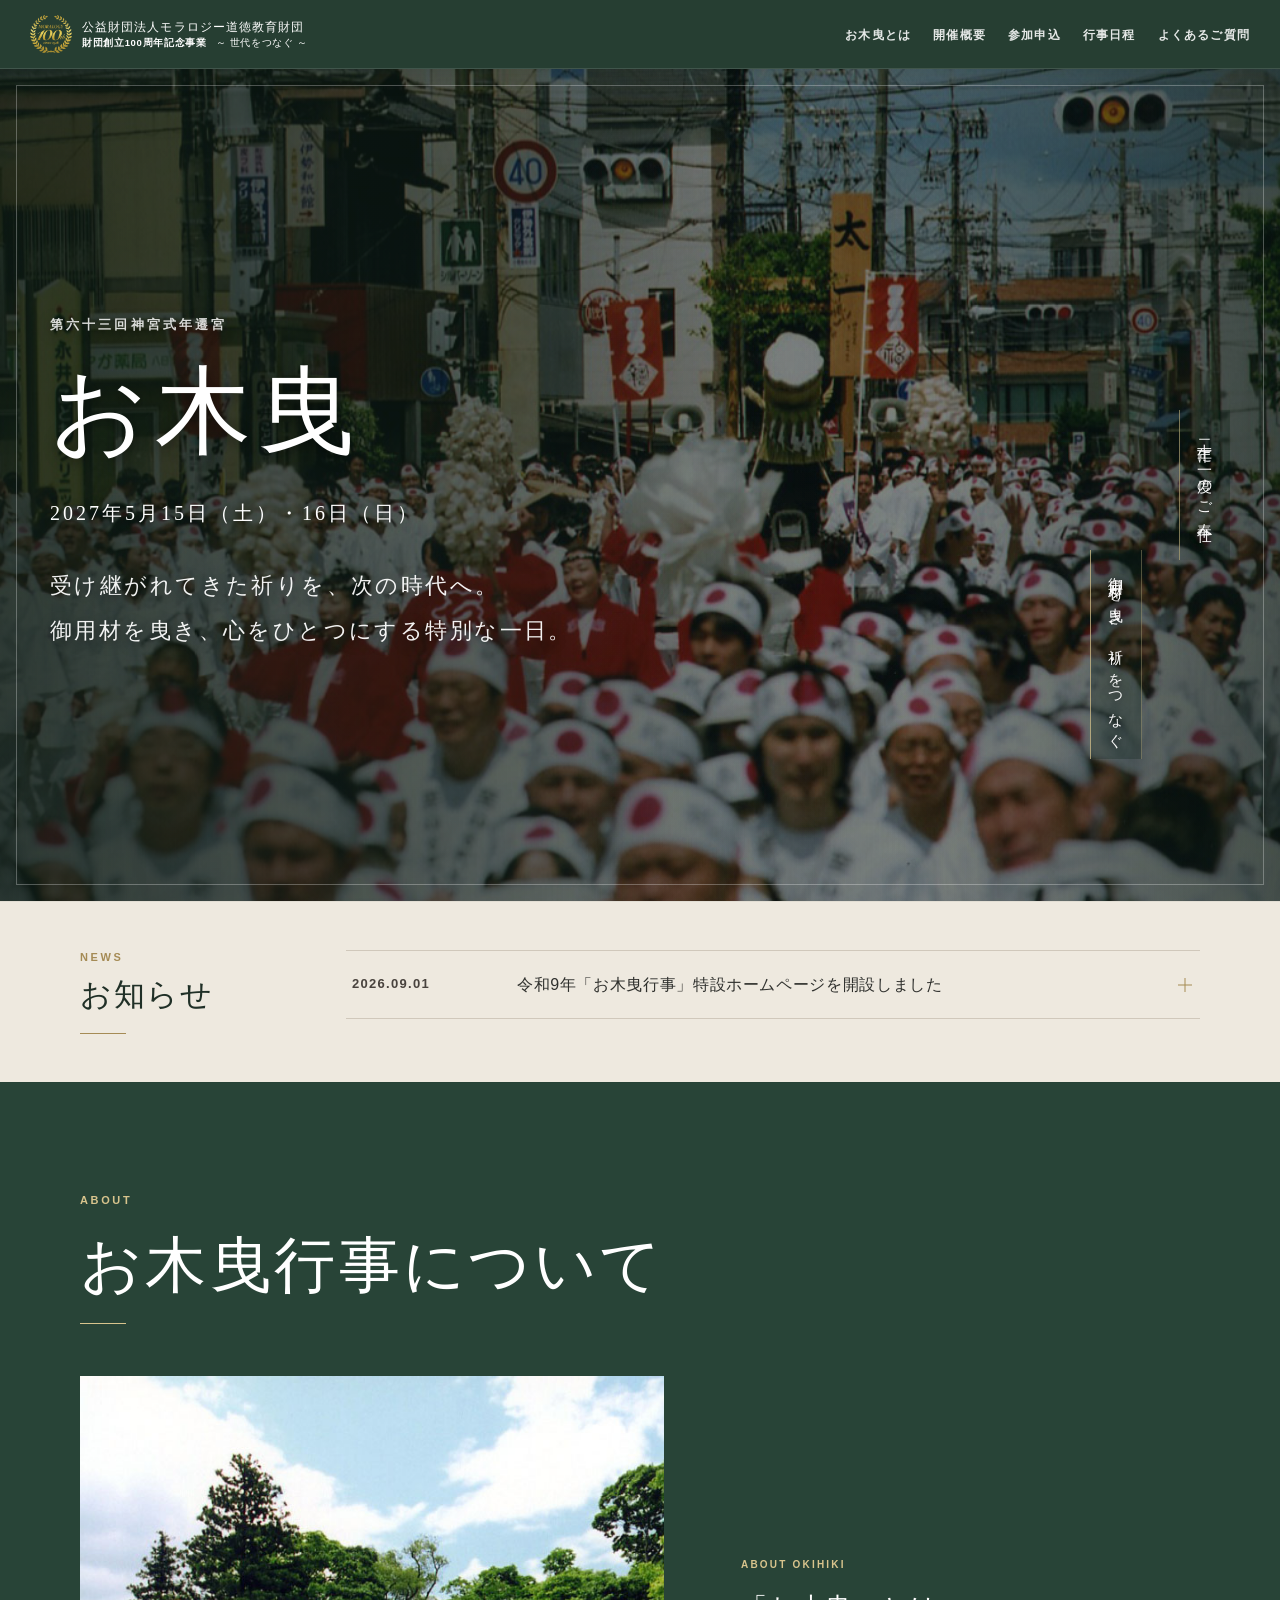
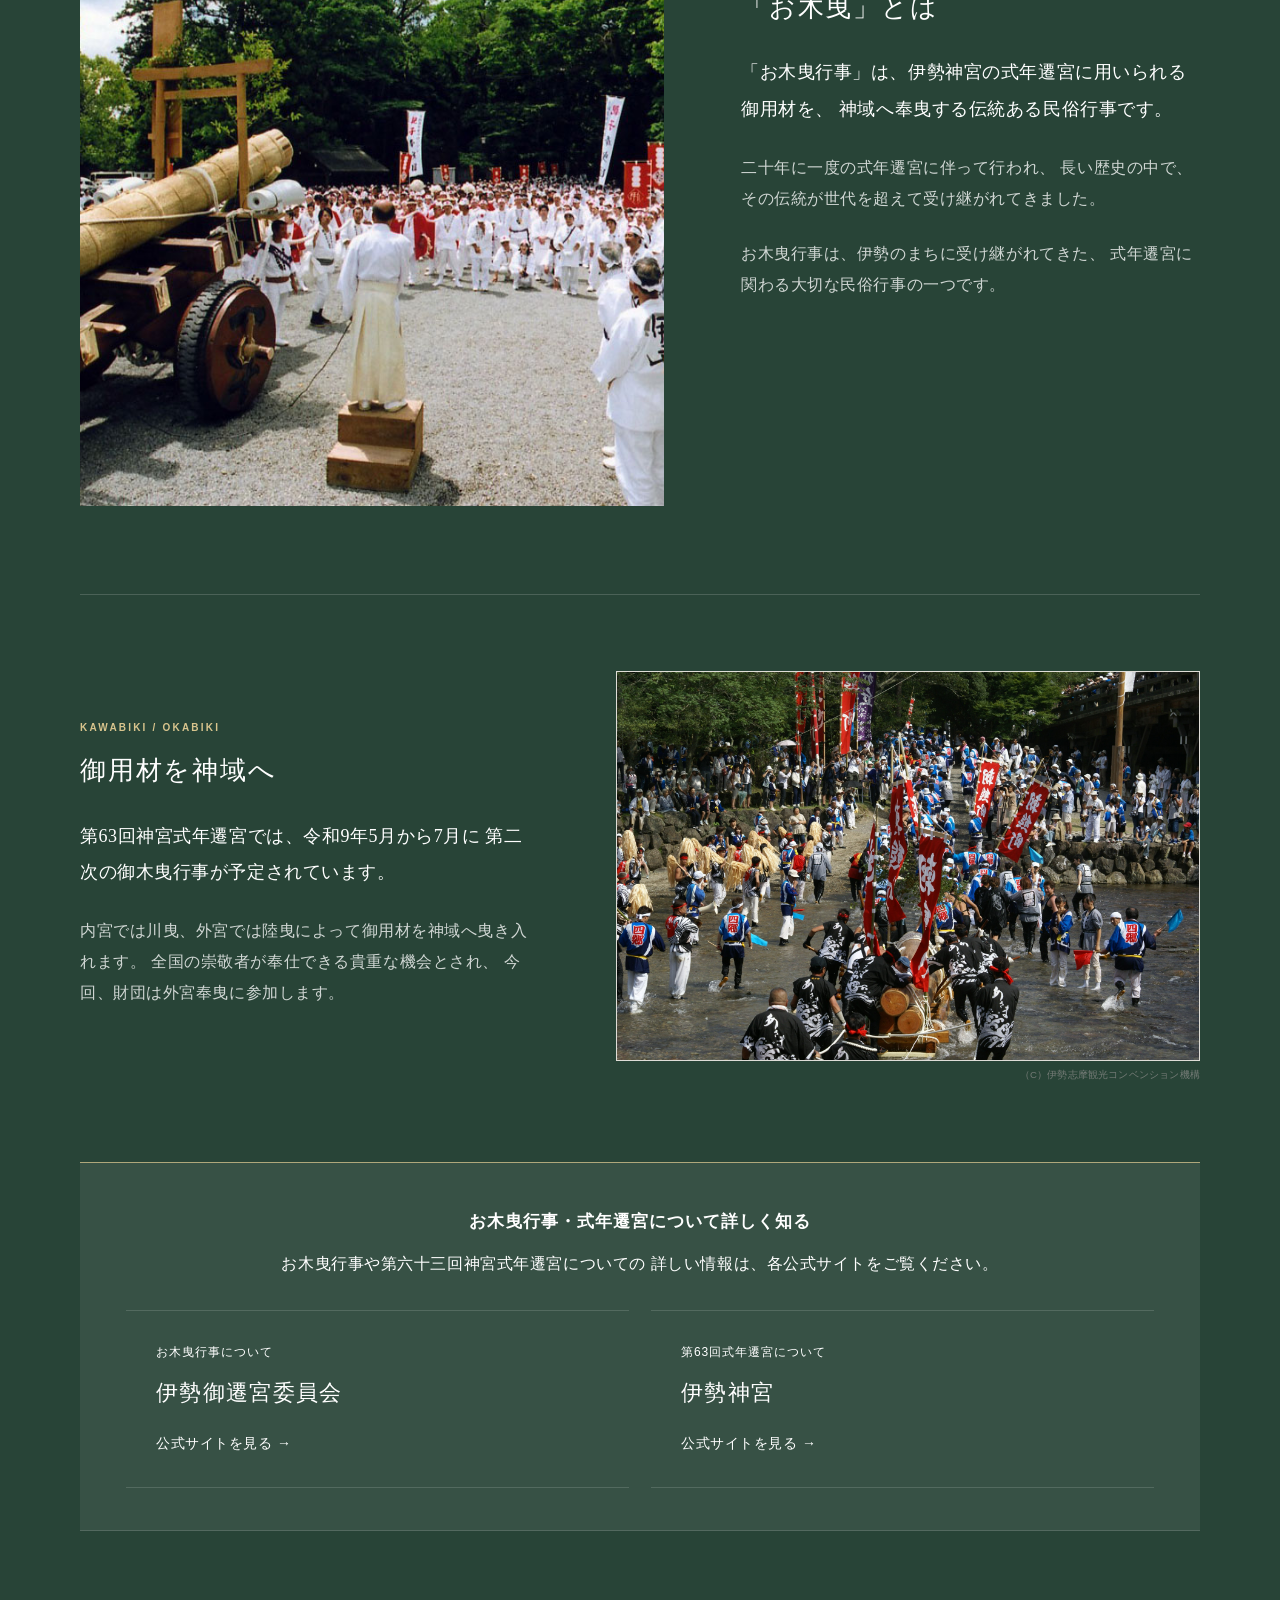
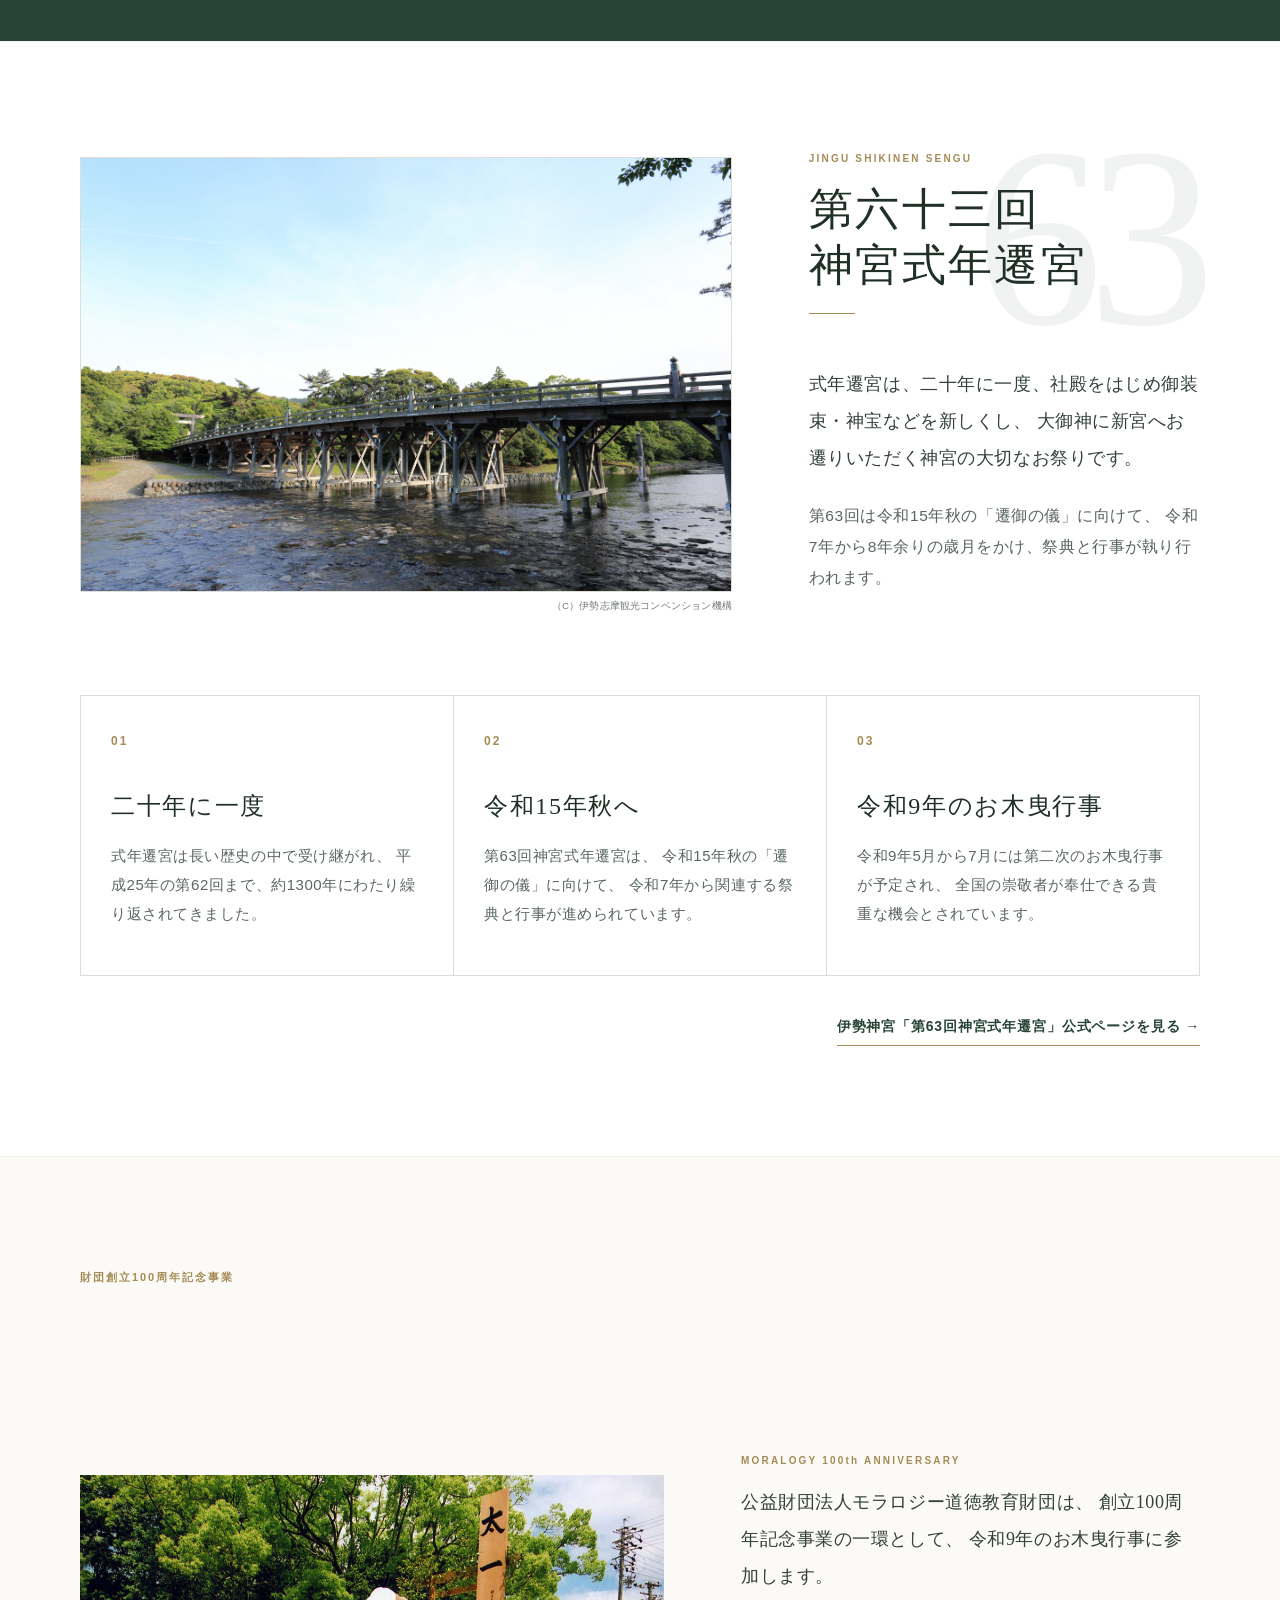
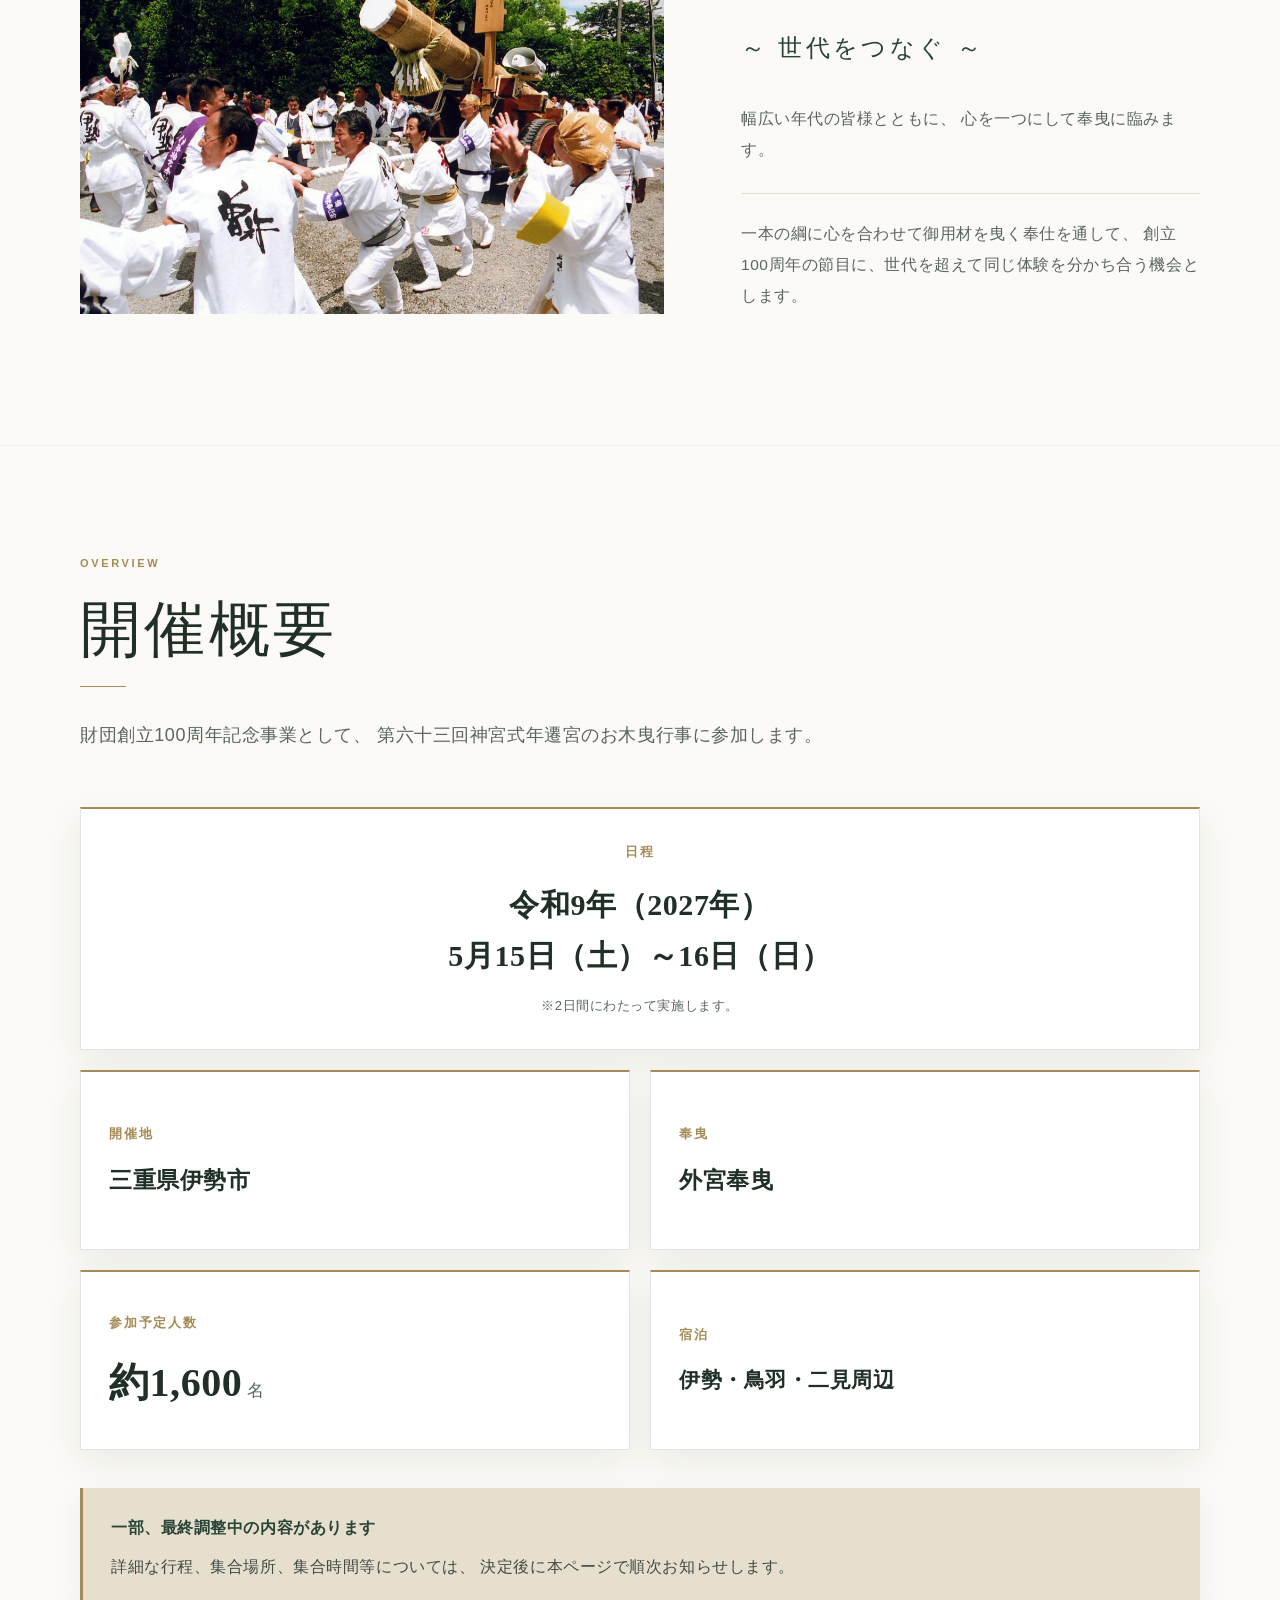
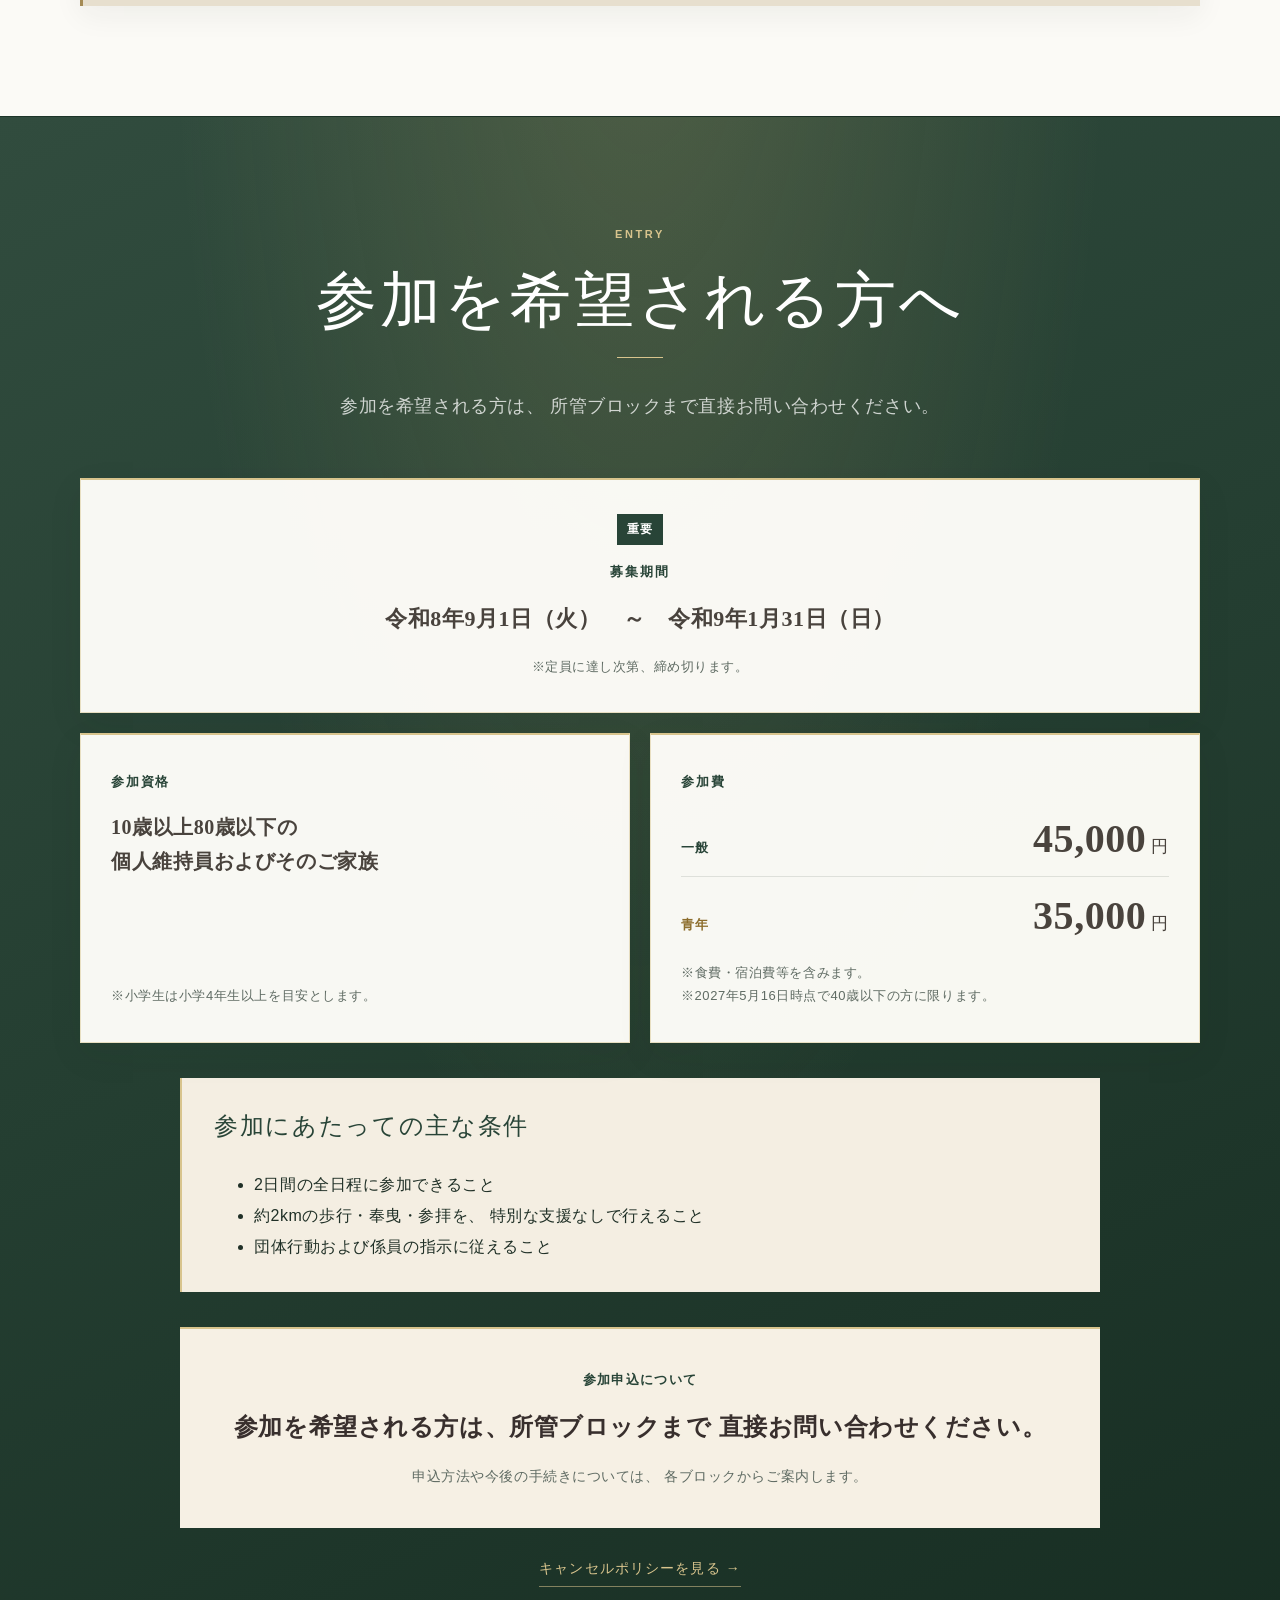
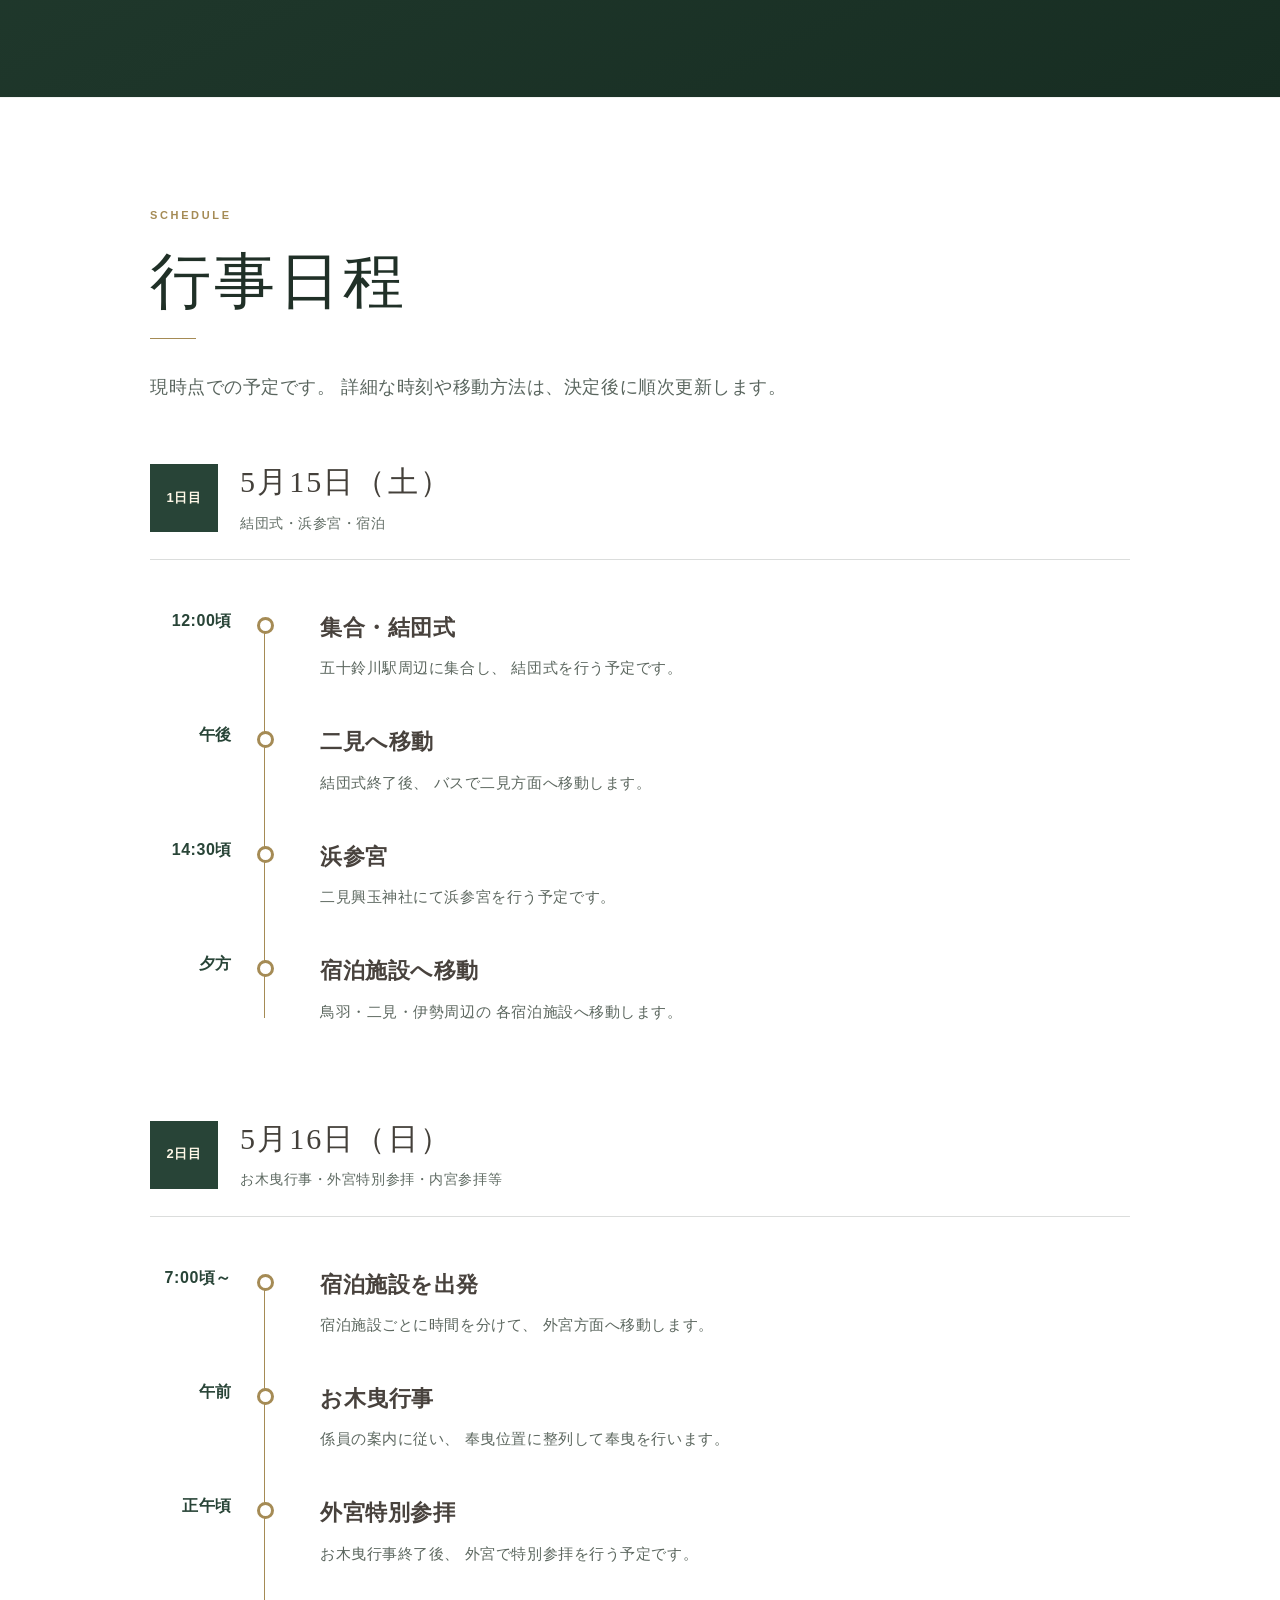
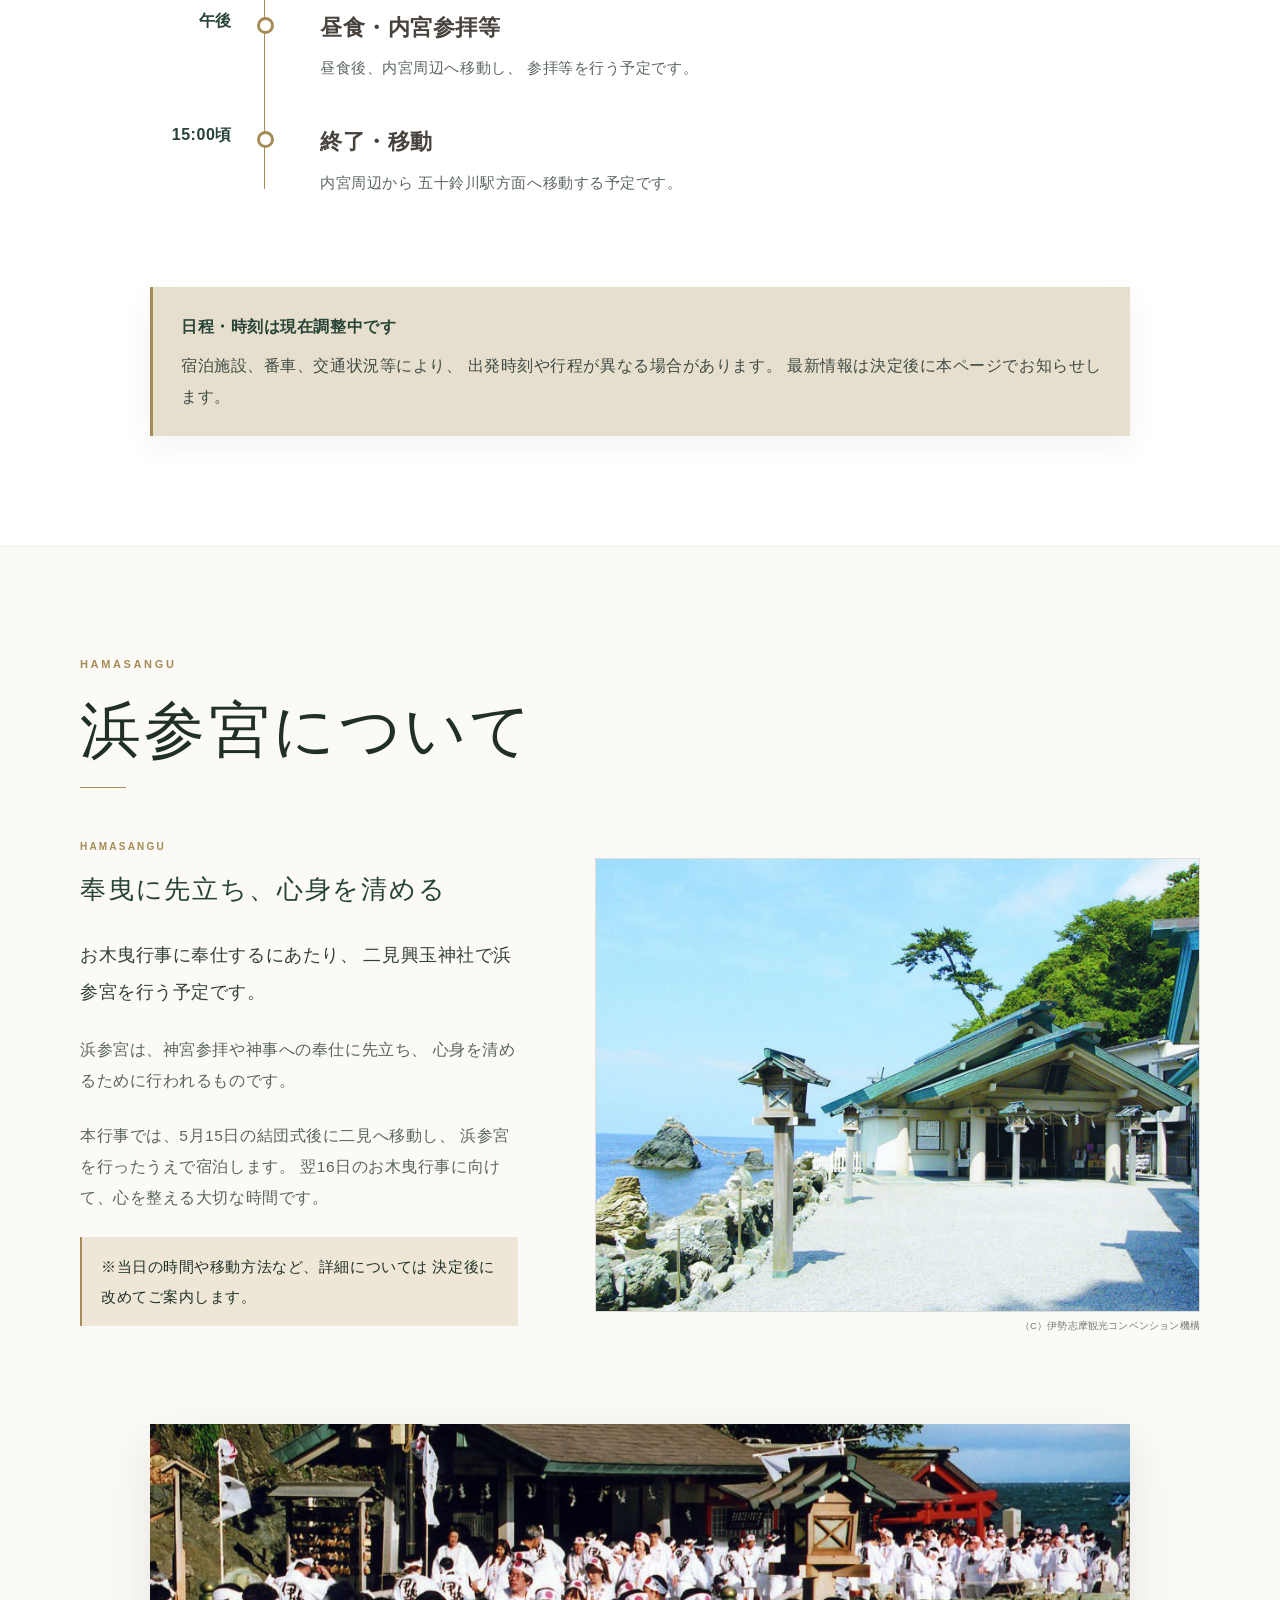
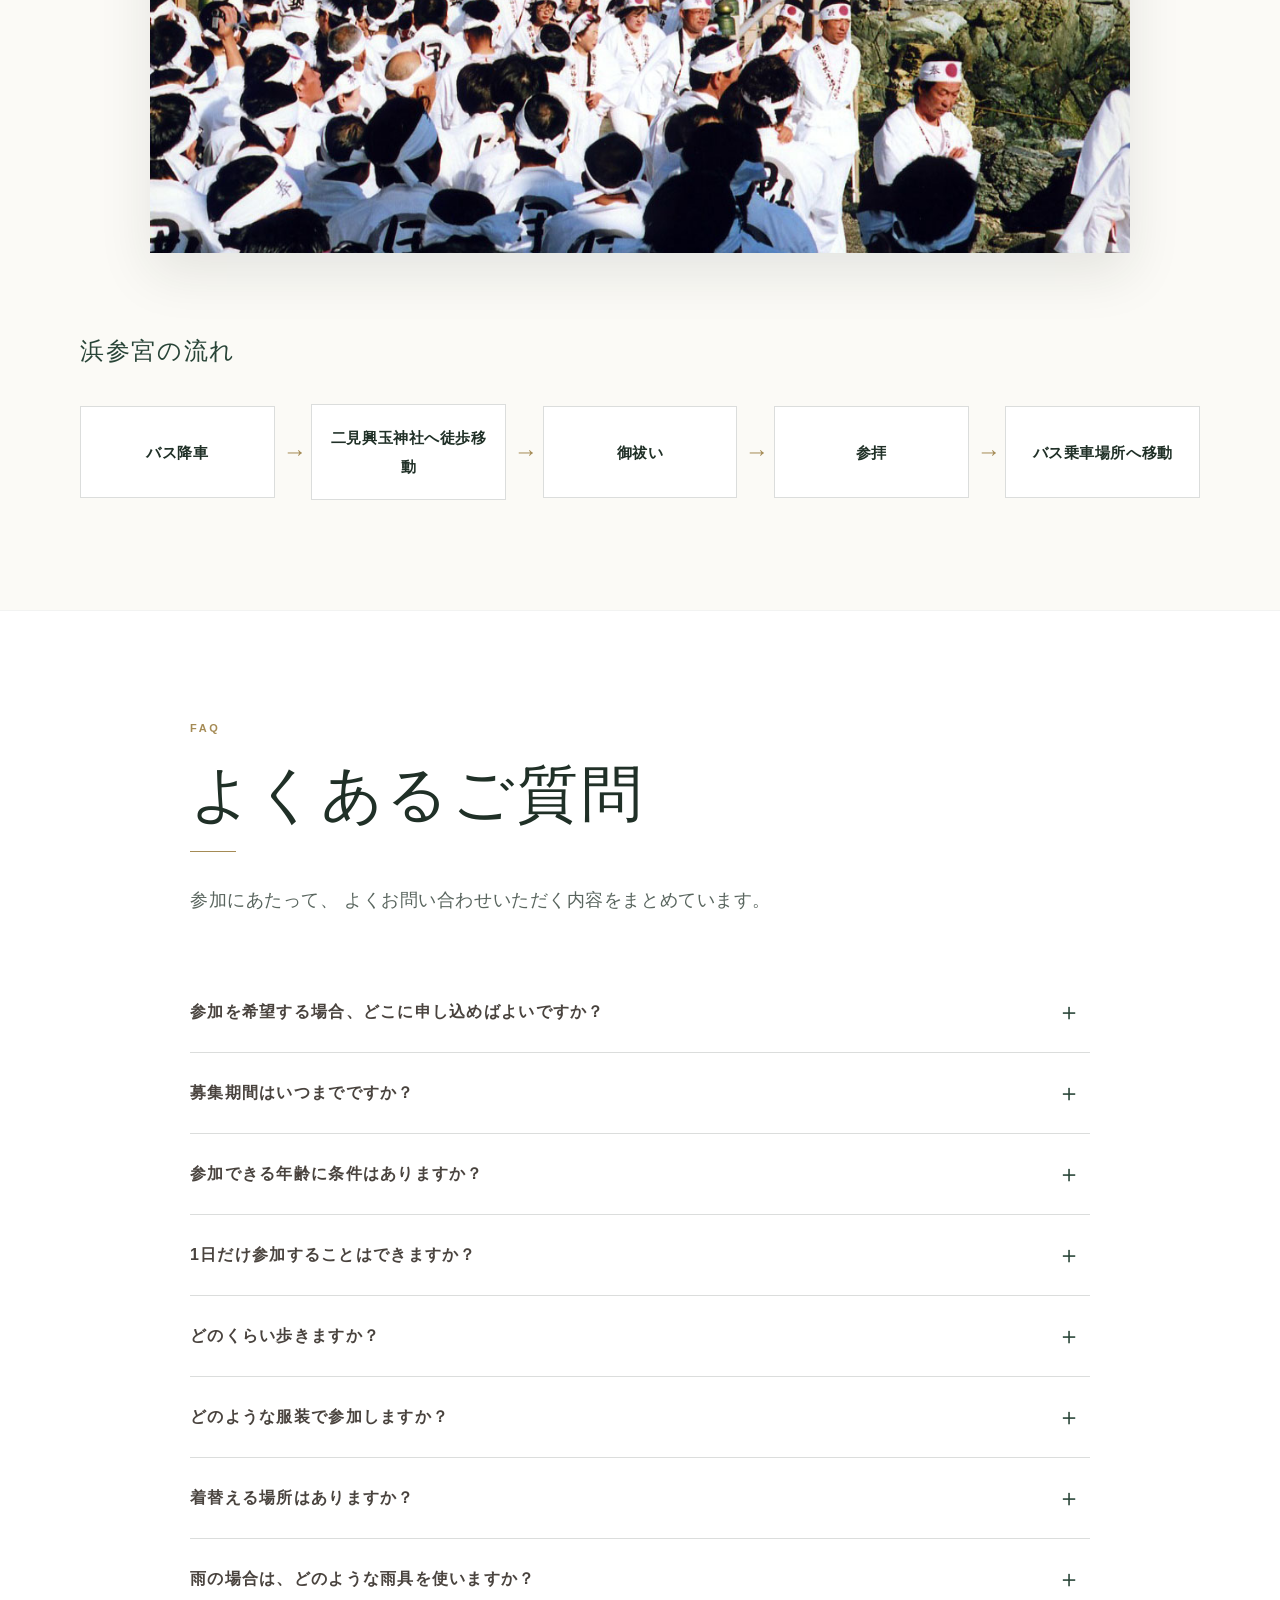
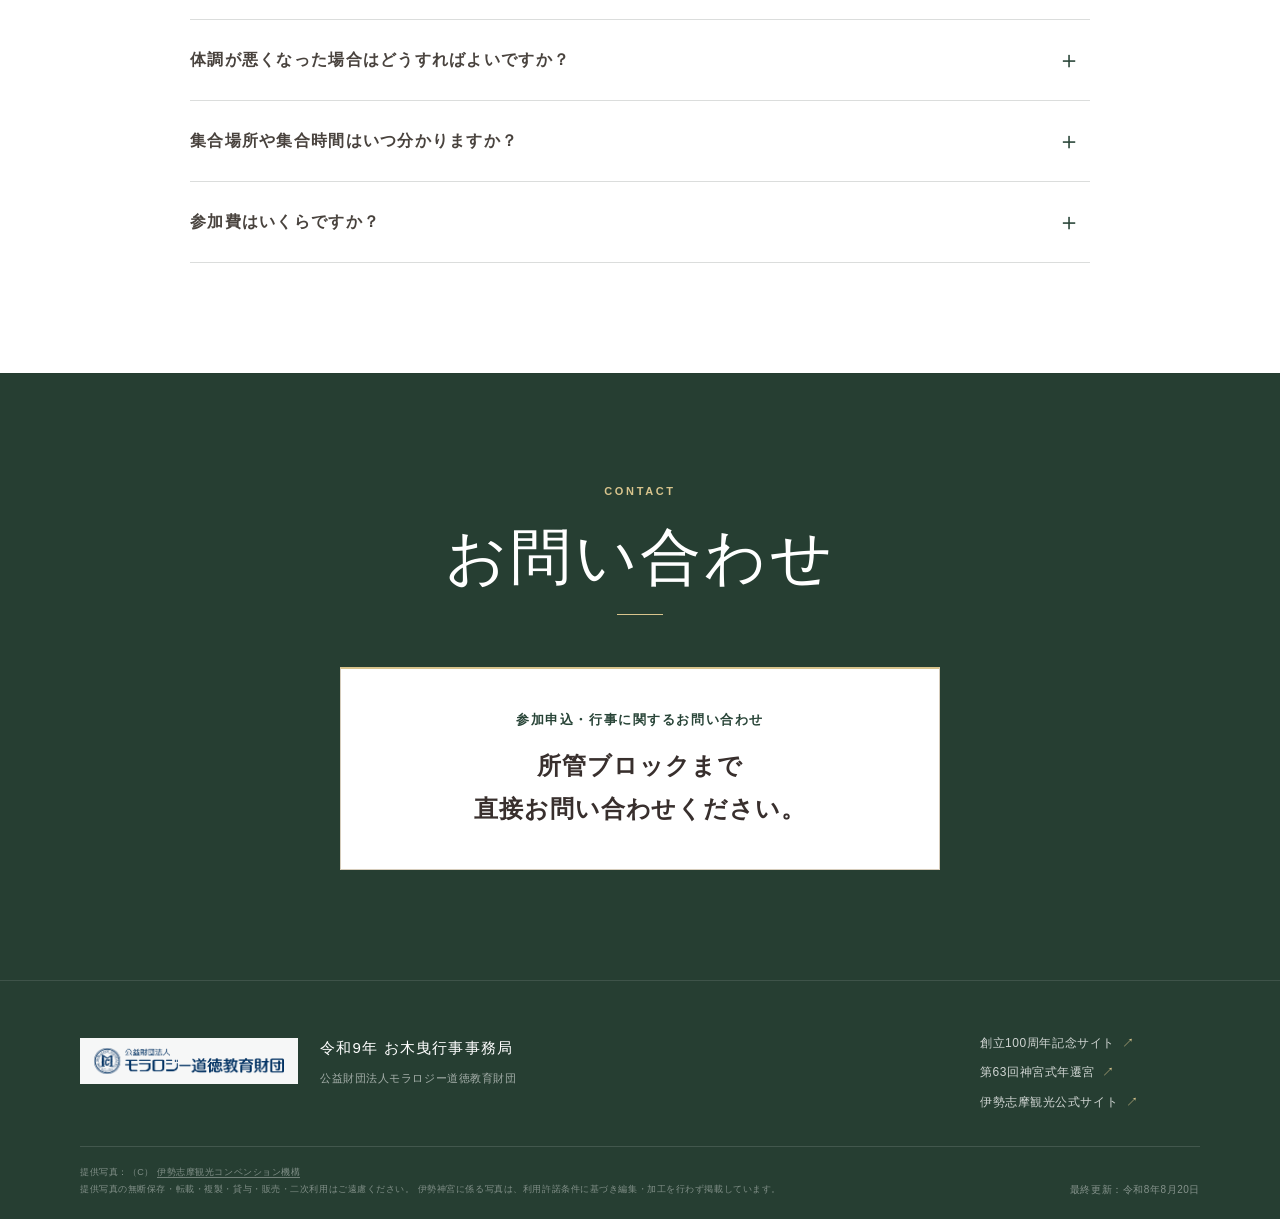
<file: index.html>
<!DOCTYPE html>
<html lang="ja">

<head>

  <meta charset="UTF-8">

  <meta
    name="viewport"
    content="width=device-width, initial-scale=1.0"
  >

  <!-- 検索エンジンに表示させないための指定 -->
  <meta
    name="robots"
    content="noindex,nofollow"
  >

  <title>お木曳</title>

  <!-- デザイン用CSS -->
  <link
    rel="stylesheet"
    href="style.css"
  >

</head>


<body>


  <!-- ==============================
       オープニング
  ============================== -->

  <div
    class="intro-screen"
    id="intro-screen"
    aria-hidden="true"
  >

    <div class="intro-logo-wrap">

      <img
        src="logo-100th.png"
        alt=""
        class="intro-logo"
      >

      <p class="intro-text">
        公益財団法人モラロジー道徳教育財団
      </p>

    </div>

  </div>


  <!-- ==============================
       ヘッダー
  ============================== -->

  <header class="site-header" id="site-header">

    <div class="header-inner">

      <div class="header-top">

        <div class="header-brand">

          <img
            src="logo-100th.png"
            alt="モラロジー道徳教育財団 創立100周年"
            class="header-100th-logo"
          >

          <div class="header-brand-copy">

            <p class="organization-name">
              公益財団法人モラロジー道徳教育財団
            </p>

            <p class="header-anniversary-note">
              財団創立100周年記念事業
              <span>
                ～ 世代をつなぐ ～
              </span>
            </p>

          </div>

        </div>

        <button
          class="menu-button"
          type="button"
          aria-controls="global-nav"
          aria-expanded="false"
        >
          メニュー
        </button>

      </div>


      <nav
        class="global-nav"
        id="global-nav"
        aria-label="ページ内メニュー"
      >

        <a href="#about">
          お木曳とは
        </a>

        <a href="#overview">
          開催概要
        </a>

        <a href="#entry">
          参加申込
        </a>

        <a href="#schedule">
          行事日程
        </a>

        <a href="#guide" class="hidden-section">
          参加案内
        </a>

        <a href="#faq">
          よくあるご質問
        </a>

      </nav>

    </div>

  </header>


  <main>


    <!-- ==============================
         メインビジュアル
    ============================== -->

    <section class="hero">

      <img
        src="./main.jpg"
        alt="お木曳行事の様子"
        class="hero-bg"
      >

      <div class="hero-overlay" aria-hidden="true"></div>

      <div class="hero-inner">

        <p class="hero-subtitle">
          第六十三回神宮式年遷宮
        </p>

        <h1>
          お木曳
        </h1>

        <p class="hero-date">
          2027年5月15日（土）・16日（日）
        </p>


        <p class="hero-message">
          受け継がれてきた祈りを、次の時代へ。<br>
          御用材を曳き、心をひとつにする特別な一日。
        </p>

        <p class="hero-side-message">
          二十年に一度のご奉仕へ
        </p>

        <p class="hero-vertical-message">
          御用材を曳き、祈りをつなぐ
        </p>

      </div>

    </section>


<!-- ==============================
     お知らせ
============================== -->

<section class="section news" id="news">

  <div class="section-inner">

    <h2>
      お知らせ
    </h2>

    <div class="news-list">

      <!-- お知らせ 01 -->
      <details class="news-item">

        <summary class="news-summary">

          <span class="news-date">
            2026.09.01
          </span>

          <span class="news-title">
            令和9年「お木曳行事」特設ホームページを開設しました
          </span>

          <span
            class="news-icon"
            aria-hidden="true"
          ></span>

        </summary>

        <div class="news-content">

          <p>
            本ページでは、行事の概要や参加方法などを順次ご案内いたします。
          </p>

          <p>
            なお、当日の行程、集合場所、集合時間につきましては、
            決定次第、本ページにて随時更新いたします。
          </p>

        </div>

      </details>

    </div>

  </div>

</section>


    <!-- ==============================
         お木曳とは
    ============================== -->

    <section
      class="section"
      id="about"
    >

      <div class="section-inner">

        <h2>
          お木曳行事について
        </h2>


        <div class="story-frame story-frame--about">

          <div class="story-frame-media">

            <img
              src="about.jpg"
              alt="お木曳行事の様子"
            >

          </div>


          <div class="story-frame-copy">

            <p class="story-eyebrow">
              ABOUT OKIHIKI
            </p>

            <h3>
              「お木曳」とは
            </h3>

            <p class="story-lead">
              「お木曳行事」は、伊勢神宮の式年遷宮に用いられる御用材を、
              神域へ奉曳する伝統ある民俗行事です。
            </p>

            <p>
              二十年に一度の式年遷宮に伴って行われ、
              長い歴史の中で、その伝統が世代を超えて受け継がれてきました。
            </p>

            <p>
              お木曳行事は、伊勢のまちに受け継がれてきた、
              式年遷宮に関わる大切な民俗行事の一つです。
            </p>

          </div>

        </div>


        <div class="story-frame story-frame--reverse story-frame--licensed">

          <figure class="story-frame-media licensed-photo">

            <div class="licensed-photo-frame">

              <img
                src="kawabiki-01.jpg"
                alt="川曳の様子"
                class="protected-photo"
                draggable="false"
              >

            </div>

            <figcaption>
              <span class="licensed-photo-credit">
                （C）伊勢志摩観光コンベンション機構
              </span>
            </figcaption>

          </figure>


          <div class="story-frame-copy">

            <p class="story-eyebrow">
              KAWABIKI / OKABIKI
            </p>

            <h3>
              御用材を神域へ
            </h3>

            <p class="story-lead">
              第63回神宮式年遷宮では、令和9年5月から7月に
              第二次の御木曳行事が予定されています。
            </p>

            <p>
              内宮では川曳、外宮では陸曳によって御用材を神域へ曳き入れます。
              全国の崇敬者が奉仕できる貴重な機会とされ、
              今回、財団は外宮奉曳に参加します。
            </p>

          </div>

        </div>


        <!-- 公式サイトへのリンク -->
        <div class="official-link-box">

          <p class="official-label">
            お木曳行事・式年遷宮について詳しく知る
          </p>

          <p>
            お木曳行事や第六十三回神宮式年遷宮についての
            詳しい情報は、各公式サイトをご覧ください。
          </p>


          <div class="official-link-grid">

            <!-- 伊勢御遷宮委員会 -->
            <a
              class="official-site-link"
              href="https://www.isesengu.jp/okihiki.html"
              target="_blank"
              rel="noopener noreferrer"
            >

              <span class="official-site-label">
                お木曳行事について
              </span>

              <strong>
                伊勢御遷宮委員会
              </strong>

              <span class="official-site-arrow">
                公式サイトを見る →
              </span>

            </a>


            <!-- 伊勢神宮 -->
            <a
              class="official-site-link"
              href="https://www.isejingu.or.jp/sengu/the63rd/"
              target="_blank"
              rel="noopener noreferrer"
            >

              <span class="official-site-label">
                第63回式年遷宮について
              </span>

              <strong>
                伊勢神宮
              </strong>

              <span class="official-site-arrow">
                公式サイトを見る →
              </span>

            </a>

          </div>

        </div>

      </div>

    </section>


<!-- ==============================
         第63回神宮式年遷宮について
    ============================== -->

    <section
      class="section sengu-context"
      id="sengu"
    >

      <div class="section-inner">

        <p class="sengu-number">
          63
        </p>

        <div class="story-frame story-frame--sengu story-frame--licensed">

          <figure class="story-frame-media licensed-photo">

            <div class="licensed-photo-frame">

              <img
                src="ujibashi.jpg"
                alt="宇治橋と五十鈴川"
                class="protected-photo"
                draggable="false"
              >

            </div>

            <figcaption>
              <span class="licensed-photo-credit">
                （C）伊勢志摩観光コンベンション機構
              </span>
            </figcaption>

          </figure>


          <div class="story-frame-copy">

            <p class="story-eyebrow">
              JINGU SHIKINEN SENGU
            </p>

            <h2>
              第六十三回<br>神宮式年遷宮
            </h2>

            <p class="story-lead">
              式年遷宮は、二十年に一度、社殿をはじめ御装束・神宝などを新しくし、
              大御神に新宮へお遷りいただく神宮の大切なお祭りです。
            </p>

            <p>
              第63回は令和15年秋の「遷御の儀」に向けて、
              令和7年から8年余りの歳月をかけ、祭典と行事が執り行われます。
            </p>

          </div>

        </div>


        <div class="sengu-facts">

          <div class="sengu-fact">

            <p class="sengu-fact-number">
              01
            </p>

            <h3>
              二十年に一度
            </h3>

            <p>
              式年遷宮は長い歴史の中で受け継がれ、
              平成25年の第62回まで、約1300年にわたり繰り返されてきました。
            </p>

          </div>


          <div class="sengu-fact">

            <p class="sengu-fact-number">
              02
            </p>

            <h3>
              令和15年秋へ
            </h3>

            <p>
              第63回神宮式年遷宮は、
              令和15年秋の「遷御の儀」に向けて、
              令和7年から関連する祭典と行事が進められています。
            </p>

          </div>


          <div class="sengu-fact">

            <p class="sengu-fact-number">
              03
            </p>

            <h3>
              令和9年のお木曳行事
            </h3>

            <p>
              令和9年5月から7月には第二次のお木曳行事が予定され、
              全国の崇敬者が奉仕できる貴重な機会とされています。
            </p>

          </div>

        </div>


        <div class="sengu-official-link">

          <a
            href="https://www.isejingu.or.jp/sengu/the63rd/"
            target="_blank"
            rel="noopener noreferrer"
          >
            伊勢神宮「第63回神宮式年遷宮」公式ページを見る →
          </a>

        </div>

      </div>

    </section>


    <!-- ==============================
         今回のお木曳行事
    ============================== -->

    <section class="section section-light project-section">

      <div class="section-inner">

        <p class="section-kicker">
          財団創立100周年記念事業
        </p>

        <h2>
          今回のお木曳行事について
        </h2>


        <div class="story-frame story-frame--project">

          <div class="story-frame-media">

            <img
              src="okihiki.jpg"
              alt="お木曳行事の様子"
            >

          </div>


          <div class="story-frame-copy">

            <p class="story-eyebrow">
              MORALOGY 100th ANNIVERSARY
            </p>

            <p class="story-lead">
              公益財団法人モラロジー道徳教育財団は、
              創立100周年記念事業の一環として、
              令和9年のお木曳行事に参加します。
            </p>

            <p class="project-message">
              ～ 世代をつなぐ ～
            </p>

            <p>
              幅広い年代の皆様とともに、
              心を一つにして奉曳に臨みます。
            </p>

            <p class="project-detail">
              一本の綱に心を合わせて御用材を曳く奉仕を通して、
              創立100周年の節目に、世代を超えて同じ体験を分かち合う機会とします。
            </p>

          </div>

        </div>

      </div>

    </section>


    <!-- ==============================
         開催概要
    ============================== -->

    <section
      class="section"
      id="overview"
    >

      <div class="section-inner">

        <h2>
          開催概要
        </h2>

        <p class="section-lead">
          財団創立100周年記念事業として、
          第六十三回神宮式年遷宮のお木曳行事に参加します。
        </p>


        <div class="overview-grid">

          <!-- 日程 -->
          <div class="overview-card overview-card-wide">

            <p class="overview-label">
              日程
            </p>

            <p class="overview-main">
              令和9年（2027年）<br>
              5月15日（土）～16日（日）
            </p>

            <p class="overview-small">
              ※2日間にわたって実施します。
            </p>

          </div>


          <!-- 開催地 -->
          <div class="overview-card">

            <p class="overview-label">
              開催地
            </p>

            <p class="overview-main">
              三重県伊勢市
            </p>

          </div>


          <!-- 奉曳 -->
          <div class="overview-card">

            <p class="overview-label">
              奉曳
            </p>

            <p class="overview-main">
              外宮奉曳
            </p>

          </div>


          <!-- 参加予定人数 -->
          <div class="overview-card overview-card-half">

            <p class="overview-label">
              参加予定人数
            </p>

            <p class="overview-number">
              約1,600<span>名</span>
            </p>

          </div>


          <!-- 宿泊 -->
          <div class="overview-card overview-card-half">

            <p class="overview-label">
              宿泊
            </p>

            <p class="overview-main overview-text">
              伊勢・鳥羽・二見周辺
            </p>

          </div>

        </div>


        <div class="status-box">

          <p class="status-title">
            一部、最終調整中の内容があります
          </p>

          <p>
            詳細な行程、集合場所、集合時間等については、
            決定後に本ページで順次お知らせします。
          </p>

        </div>

      </div>

    </section>


    <!-- ==============================
         参加申込
    ============================== -->

    <section
      class="section section-light"
      id="entry"
    >

      <div class="section-inner">

        <h2>
          参加を希望される方へ
        </h2>

        <p class="section-lead">
          参加を希望される方は、
          所管ブロックまで直接お問い合わせください。
        </p>


        <div class="entry-grid">

          <!-- 募集期間 -->
          <div class="entry-card entry-card-important entry-card-wide">

            <span class="priority-label">
              重要
            </span>

            <p class="entry-label">
              募集期間
            </p>

            <p class="entry-main">
              令和8年9月1日（火）　～　令和9年1月31日（日）
            </p>

            <p class="entry-note">
              ※定員に達し次第、締め切ります。
            </p>

          </div>


          <!-- 参加資格 -->
          <div class="entry-card">

            <p class="entry-label">
              参加資格
            </p>

            <p class="entry-main entry-text">
              10歳以上80歳以下の<br>
              個人維持員およびそのご家族
            </p>

            <p class="entry-note">
              ※小学生は小学4年生以上を目安とします。
            </p>

          </div>


          <!-- 参加費 -->
          <div class="entry-card entry-card-fee">

            <p class="entry-label">
              参加費
            </p>

            <div class="fee-list">

              <div class="fee-row">
                <span class="fee-type">
                  一般
                </span>

                <p class="entry-number">
                  45,000<span>円</span>
                </p>
              </div>

              <div class="fee-row fee-row-youth">
                <span class="fee-type">
                  青年
                </span>

                <p class="entry-number">
                  35,000<span>円</span>
                </p>
              </div>

            </div>

            <p class="entry-note">
              ※食費・宿泊費等を含みます。<br>
              ※2027年5月16日時点で40歳以下の方に限ります。
            </p>

          </div>

        </div>


        <!-- 参加条件 -->
        <div class="entry-condition">

          <h3>
            参加にあたっての主な条件
          </h3>

          <ul>

            <li>
              2日間の全日程に参加できること
            </li>

            <li>
              約2kmの歩行・奉曳・参拝を、
              特別な支援なしで行えること
            </li>

            <li>
              団体行動および係員の指示に従えること
            </li>

          </ul>

        </div>


        <!-- 申込方法 -->
        <div class="entry-contact">

          <p class="entry-contact-label">
            参加申込について
          </p>

          <p class="entry-contact-main">

            <strong>
              参加を希望される方は、所管ブロックまで
              直接お問い合わせください。
            </strong>

          </p>

          <p class="entry-contact-note">
            申込方法や今後の手続きについては、
            各ブロックからご案内します。
          </p>

        </div>


        <!-- キャンセルポリシー -->
        <div class="policy-link-area">

          <a
            href="cancel-policy.html"
            class="policy-link"
          >
            キャンセルポリシーを見る →
          </a>

        </div>

      </div>

    </section>


    <!-- ==============================
         行事日程
    ============================== -->

    <section
      class="section section-light"
      id="schedule"
    >

      <div class="section-inner">

        <h2>
          行事日程
        </h2>

        <p class="section-lead">
          現時点での予定です。
          詳細な時刻や移動方法は、決定後に順次更新します。
        </p>


        <!-- 1日目 -->
        <div class="day-schedule">

          <div class="day-heading">

            <p class="day-number">
              1日目
            </p>

            <div>

              <h3>
                5月15日（土）
              </h3>

              <p>
                結団式・浜参宮・宿泊
              </p>

            </div>

          </div>


          <div class="schedule-timeline">

            <div class="schedule-item">

              <div class="schedule-time">
                12:00頃
              </div>

              <div class="schedule-content">

                <h4>
                  集合・結団式
                </h4>

                <p>
                  五十鈴川駅周辺に集合し、
                  結団式を行う予定です。
                </p>

              </div>

            </div>


            <div class="schedule-item">

              <div class="schedule-time">
                午後
              </div>

              <div class="schedule-content">

                <h4>
                  二見へ移動
                </h4>

                <p>
                  結団式終了後、
                  バスで二見方面へ移動します。
                </p>

              </div>

            </div>


            <div class="schedule-item">

              <div class="schedule-time">
                14:30頃
              </div>

              <div class="schedule-content">

                <h4>
                  浜参宮
                </h4>

                <p>
                  二見興玉神社にて浜参宮を行う予定です。
                </p>

              </div>

            </div>


            <div class="schedule-item">

              <div class="schedule-time">
                夕方
              </div>

              <div class="schedule-content">

                <h4>
                  宿泊施設へ移動
                </h4>

                <p>
                  鳥羽・二見・伊勢周辺の
                  各宿泊施設へ移動します。
                </p>

              </div>

            </div>

          </div>

        </div>


        <!-- 2日目 -->
        <div class="day-schedule">

          <div class="day-heading">

            <p class="day-number">
              2日目
            </p>

            <div>

              <h3>
                5月16日（日）
              </h3>

              <p>
                お木曳行事・外宮特別参拝・内宮参拝等
              </p>

            </div>

          </div>


          <div class="schedule-timeline">

            <div class="schedule-item">

              <div class="schedule-time">
                7:00頃～
              </div>

              <div class="schedule-content">

                <h4>
                  宿泊施設を出発
                </h4>

                <p>
                  宿泊施設ごとに時間を分けて、
                  外宮方面へ移動します。
                </p>

              </div>

            </div>


            <div class="schedule-item">

              <div class="schedule-time">
                午前
              </div>

              <div class="schedule-content">

                <h4>
                  お木曳行事
                </h4>

                <p>
                  係員の案内に従い、
                  奉曳位置に整列して奉曳を行います。
                </p>

              </div>

            </div>


            <div class="schedule-item">

              <div class="schedule-time">
                正午頃
              </div>

              <div class="schedule-content">

                <h4>
                  外宮特別参拝
                </h4>

                <p>
                  お木曳行事終了後、
                  外宮で特別参拝を行う予定です。
                </p>

              </div>

            </div>


            <div class="schedule-item">

              <div class="schedule-time">
                午後
              </div>

              <div class="schedule-content">

                <h4>
                  昼食・内宮参拝等
                </h4>

                <p>
                  昼食後、内宮周辺へ移動し、
                  参拝等を行う予定です。
                </p>

              </div>

            </div>


            <div class="schedule-item">

              <div class="schedule-time">
                15:00頃
              </div>

              <div class="schedule-content">

                <h4>
                  終了・移動
                </h4>

                <p>
                  内宮周辺から
                  五十鈴川駅方面へ移動する予定です。
                </p>

              </div>

            </div>

          </div>

        </div>


        <div class="status-box">

          <p class="status-title">
            日程・時刻は現在調整中です
          </p>

          <p>
            宿泊施設、番車、交通状況等により、
            出発時刻や行程が異なる場合があります。
            最新情報は決定後に本ページでお知らせします。
          </p>

        </div>

      </div>

    </section>


    <!-- ==============================
         浜参宮
    ============================== -->

    <section
      class="section"
      id="futami"
    >

      <div class="section-inner">

        <h2>
          浜参宮について
        </h2>


        <div class="story-frame story-frame--reverse story-frame--futami story-frame--licensed">

          <figure class="story-frame-media licensed-photo">

            <div class="licensed-photo-frame">

              <img
                src="futami-jinja.jpg"
                alt="二見興玉神社"
                class="protected-photo"
                draggable="false"
              >

            </div>

            <figcaption>
              <span class="licensed-photo-credit">
                （C）伊勢志摩観光コンベンション機構
              </span>
            </figcaption>

          </figure>


          <div class="story-frame-copy">

            <p class="story-eyebrow">
              HAMASANGU
            </p>

            <h3>
              奉曳に先立ち、心身を清める
            </h3>

            <p class="story-lead">
              お木曳行事に奉仕するにあたり、
              二見興玉神社で浜参宮を行う予定です。
            </p>

            <p>
              浜参宮は、神宮参拝や神事への奉仕に先立ち、
              心身を清めるために行われるものです。
            </p>

            <p>
              本行事では、5月15日の結団式後に二見へ移動し、
              浜参宮を行ったうえで宿泊します。
              翌16日のお木曳行事に向けて、心を整える大切な時間です。
            </p>

            <p class="note">
              ※当日の時間や移動方法など、詳細については
              決定後に改めてご案内します。
            </p>

          </div>

        </div>


        <div class="futami-original-band">

          <img
            src="futami.jpg"
            alt="二見の風景"
          >

        </div>


        <div class="flow-title">

          <h3>
            浜参宮の流れ
          </h3>

        </div>


        <div class="flow-box">

          <p>
            バス降車
          </p>

          <span>
            ↓
          </span>

          <p>
            二見興玉神社へ徒歩移動
          </p>

          <span>
            ↓
          </span>

          <p>
            御祓い
          </p>

          <span>
            ↓
          </span>

          <p>
            参拝
          </p>

          <span>
            ↓
          </span>

          <p>
            バス乗車場所へ移動
          </p>

        </div>

      </div>

    </section>


    <!-- ==============================
         参加案内
    ============================== -->

    <section
  class="section section-light hidden-section"
  id="guide"
>

      <div class="section-inner">

        <h2>
          参加される皆様へ
        </h2>

        <p class="section-lead">
          安全に奉曳へご参加いただくため、
          服装や当日の注意事項を事前にご確認ください。
        </p>


        <!-- 01 服装 -->
        <div class="guide-panel">

          <div class="guide-panel-heading">

            <span class="guide-number">
              01
            </span>

            <div>

              <h3>
                服装について
              </h3>

              <p>
                奉曳当日は全身白装束でご参加ください。
              </p>

            </div>

          </div>


          <div class="guide-highlight">
            指定の法被・帯・鉢巻を着用し、
            白シャツ、白ズボン、
            白足袋または白い靴をご用意ください。
          </div>


          <div class="two-column">

            <div class="info-box">

              <h4>
                配布されるもの
              </h4>

              <ul>
                <li>法被</li>
                <li>帯</li>
                <li>鉢巻</li>
              </ul>

            </div>


            <div class="info-box">

              <h4>
                各自で用意するもの
              </h4>

              <ul>
                <li>白シャツ</li>
                <li>白ズボン</li>
                <li>白足袋または白い靴</li>
                <li>必要に応じて白無地の帽子</li>
                <li>白または透明の雨具</li>
              </ul>

            </div>

          </div>


          <div class="guide-note">

            <p>
              ※当日は着替え場所がありません。
              あらかじめ奉曳に参加できる服装で集合してください。
            </p>

            <p>
              ※手荷物は原則として持たず、
              必要な場合も最小限としてください。
            </p>

          </div>

        </div>


        <!-- 02 木札 -->
        <div class="guide-panel">

          <div class="guide-panel-heading">

            <span class="guide-number">
              02
            </span>

            <div>

              <h3>
                参加章「木札」について
              </h3>

              <p>
                奉曳当日の大切な参加章です。
              </p>

            </div>

          </div>


          <div class="kifuda-info">

            <p class="kifuda-lead">
              お木曳行事では、参加者一人ひとりに
              「木札」が参加章として用意されます。
            </p>

            <p>
              木札には、奉曳する番車や綱を曳く位置を示す情報が記され、
              当日の奉曳位置を確認するために使用します。
            </p>


            <div class="kifuda-important">

              <p>
                <strong>
                  木札は奉曳当日に必ず首から下げてください。
                </strong>
              </p>

              <ul class="attention-list">
                <li>木札は参加者一人ひとりの参加章です。</li>
                <li>奉曳する番車・奉曳位置の確認に使用します。</li>
                <li>紛失した場合、再発行はできません。</li>
                <li>紐が絡まないよう、丁寧にお取り扱いください。</li>
              </ul>

            </div>

          </div>

        </div>


        <!-- 03 安全 -->
        <div class="guide-panel">

          <div class="guide-panel-heading">

            <span class="guide-number">
              03
            </span>

            <div>

              <h3>
                安全にご参加いただくために
              </h3>

              <p>
                無理のない行動をお願いします。
              </p>

            </div>

          </div>


          <div class="attention-grid">

            <div class="attention-card">

              <h4>
                体調管理
              </h4>

              <p>
                体調不良を感じた場合は、
                無理をせず奉曳を中止し、
                近くの係員へお申し出ください。
              </p>

            </div>


            <div class="attention-card">

              <h4>
                暑さ対策
              </h4>

              <p>
                気温が高くなる場合があります。
                各自で十分な暑さ対策をお願いします。
              </p>

            </div>


            <div class="attention-card">

              <h4>
                雨天時
              </h4>

              <p>
                雨具は白または透明のカッパをご用意ください。
                奉曳時は傘を使用できません。
              </p>

            </div>


            <div class="attention-card">

              <h4>
                団体行動
              </h4>

              <p>
                移動や奉曳の際は、
                必ず係員の案内・指示に従ってください。
              </p>

            </div>

          </div>

        </div>

      </div>

    </section>


    <!-- ==============================
         持ち物
    ============================== -->

    <section
  class="section hidden-section"
  id="items"
>

      <div class="section-inner">

        <h2>
          持ち物・事前準備
        </h2>

        <p class="section-lead">
          当日を安全かつ円滑に迎えるため、
          事前に必要なものをご確認ください。
        </p>


        <div class="items-grid">

          <!-- 服装 -->
          <div class="items-card">

            <h3>
              服装
            </h3>

            <ul class="check-list">
              <li>白シャツ</li>
              <li>白ズボン</li>
              <li>白足袋または白い靴</li>
              <li>必要に応じて白無地の帽子</li>
            </ul>

          </div>


          <!-- 雨天・暑さ -->
          <div class="items-card">

            <h3>
              雨天・暑さ対策
            </h3>

            <ul class="check-list">
              <li>白または透明のカッパ</li>
              <li>必要に応じた暑さ対策用品</li>
            </ul>

            <p class="items-note">
              ※奉曳時は傘を使用できません。
            </p>

          </div>


          <!-- 携行品 -->
          <div class="items-card">

            <h3>
              当日携行品
            </h3>

            <ul class="check-list">
              <li>必要最小限の身の回り品</li>
              <li>財団から指定されたもの</li>
            </ul>

            <p class="items-note">
              ※手荷物はできる限り少なくし、
              両手が空く状態にしてください。
            </p>

          </div>

        </div>


        <div class="status-box">

          <p class="status-title">
            最終案内も必ずご確認ください
          </p>

          <p>
            持ち物や当日の準備については、
            今後の詳細案内により追加・変更となる場合があります。
          </p>

        </div>

      </div>

    </section>


    <!-- ==============================
         FAQ
    ============================== -->

    <section
      class="section section-light"
      id="faq"
    >

      <div class="section-inner">

        <h2>
          よくあるご質問
        </h2>

        <p class="section-lead">
          参加にあたって、
          よくお問い合わせいただく内容をまとめています。
        </p>


        <details>

          <summary>
            参加を希望する場合、どこに申し込めばよいですか？
          </summary>

          <p>
            参加を希望される方は、
            所管ブロックまで直接お問い合わせください。
          </p>

        </details>


        <details>

          <summary>
            募集期間はいつまでですか？
          </summary>

          <p>
            募集期間は、
            令和8年9月1日（火）から
            令和9年1月31日（日）までです。
            ただし、定員に達し次第締め切ります。
          </p>

        </details>


        <details>

          <summary>
            参加できる年齢に条件はありますか？
          </summary>

          <p>
            10歳以上80歳以下の
            個人維持員およびそのご家族が対象です。
            小学生は小学4年生以上を目安とします。
          </p>

        </details>


        <details>

          <summary>
            1日だけ参加することはできますか？
          </summary>

          <p>
            1日のみの参加はできません。
            2日間の全日程に参加できることが
            条件となります。
          </p>

        </details>


        <details>

          <summary>
            どのくらい歩きますか？
          </summary>

          <p>
            参加条件として、
            約2kmの歩行・奉曳・参拝を、
            特別な支援なしで行えることが求められます。
          </p>

          <p>
            集合場所からの移動や参拝等を含めると、
            当日は一定量の歩行があります。
          </p>

        </details>


        <details>

          <summary>
            どのような服装で参加しますか？
          </summary>

          <p>
            奉曳当日は全身白装束で参加します。
            指定の法被・帯・鉢巻を着用し、
            白シャツ、白ズボン、
            白足袋または白い靴をご用意ください。
          </p>

        </details>


        <details>

          <summary>
            着替える場所はありますか？
          </summary>

          <p>
            奉曳当日は着替え場所の用意はありません。
            あらかじめ奉曳に参加できる服装で集合してください。
          </p>

        </details>


        <details>

          <summary>
            雨の場合は、どのような雨具を使いますか？
          </summary>

          <p>
            雨具は白または透明のカッパをご用意ください。
            奉曳時は傘を使用できません。
          </p>

        </details>


        <details>

          <summary>
            体調が悪くなった場合はどうすればよいですか？
          </summary>

          <p>
            体調不良を感じた場合は無理をせず、
            奉曳を中止して近くの係員へお申し出ください。
          </p>

        </details>


        <details>

          <summary>
            集合場所や集合時間はいつ分かりますか？
          </summary>

          <p>
            宿泊施設や番車等によって異なるため、
            詳細は決定後に本ページおよび参加者向け案内で
            お知らせします。
          </p>

        </details>


        <details>

          <summary>
            参加費はいくらですか？
          </summary>

          <p>
            一般の参加費は45,000円です。
            青年の参加費は35,000円です。
            ※青年割引は、2027年5月16日時点で満40歳以下の方が対象です。
          </p>

        </details>

      </div>

    </section>


    <!-- ==============================
         お問い合わせ
    ============================== -->

    <section
      class="section section-dark"
      id="contact"
    >

      <div class="section-inner contact-inner">

        <h2>
          お問い合わせ
        </h2>


        <div class="contact-box">

          <p class="contact-label">
            参加申込・行事に関するお問い合わせ
          </p>

          <p class="contact-main">
            所管ブロックまで<br>
            直接お問い合わせください。
          </p>

        </div>

      </div>

    </section>


  </main>


  <!-- ==============================
       フッター
  ============================== -->

  <footer class="site-footer">

    <div class="footer-inner">

      <div class="footer-brand-area">

        <a
          href="https://www.moralogy.jp/"
          target="_blank"
          rel="noopener noreferrer"
          class="footer-logo-link"
          aria-label="公益財団法人モラロジー道徳教育財団公式ホームページ"
        >

          <img
            src="logo-moralogy.png"
            alt="公益財団法人モラロジー道徳教育財団"
            class="footer-foundation-logo"
          >

        </a>

        <div class="footer-office-block">

          <p class="footer-office">
            令和9年 お木曳行事事務局
          </p>

          <p class="footer-small">
            公益財団法人モラロジー道徳教育財団
          </p>

        </div>

      </div>


      <nav
        class="footer-links"
        aria-label="関連サイト"
      >

        <a
          href="https://moralogy-100th.jp/"
          target="_blank"
          rel="noopener noreferrer"
        >
          創立100周年記念サイト
        </a>

        <a
          href="https://www.isejingu.or.jp/sengu/the63rd/"
          target="_blank"
          rel="noopener noreferrer"
        >
          第63回神宮式年遷宮
        </a>

        <a
          href="https://www.iseshima-kanko.jp/"
          target="_blank"
          rel="noopener noreferrer"
        >
          伊勢志摩観光公式サイト
        </a>

      </nav>

    </div>


    <div class="footer-bottom">

      <div class="footer-photo-credit">

<p>
  提供写真：（C）
  <a
    href="http://www.iseshima-kanko.jp/"
    target="_blank"
    rel="noopener noreferrer"
  >
    伊勢志摩観光コンベンション機構
  </a>
</p>
        <p>
          提供写真の無断保存・転載・複製・貸与・販売・二次利用はご遠慮ください。
          伊勢神宮に係る写真は、利用許諾条件に基づき編集・加工を行わず掲載しています。
        </p>

      </div>

      <p class="footer-updated">
        最終更新：令和8年8月20日
      </p>

    </div>

  </footer>


  <!-- ==============================
       ページ演出・スマートフォンメニュー
  ============================== -->

  <script>


    /* ==========================================
       オープニング
    ========================================== */

    const introScreen =
      document.getElementById("intro-screen");


    if (introScreen) {

      document.body.classList.add(
        "intro-lock"
      );

      introScreen.setAttribute(
        "aria-hidden",
        "false"
      );


      requestAnimationFrame(
        function () {

          requestAnimationFrame(
            function () {

              introScreen.classList.add(
                "is-ready"
              );

            }
          );

        }
      );


      window.setTimeout(
        function () {

          introScreen.classList.add(
            "is-leaving"
          );

          document.body.classList.add(
            "hero-enter"
          );

        },
        1600
      );


      window.setTimeout(
        function () {

          introScreen.classList.add(
            "is-hidden"
          );

          document.body.classList.remove(
            "intro-lock"
          );

          introScreen.setAttribute(
            "aria-hidden",
            "true"
          );

        },
        2750
      );

    }


    /* ==========================================
       スマートフォンメニュー
    ========================================== */

    const menuButton =
      document.querySelector(
        ".menu-button"
      );

    const globalNav =
      document.querySelector(
        ".global-nav"
      );


    menuButton.addEventListener(
      "click",
      function () {

        const isOpen =
          menuButton.getAttribute(
            "aria-expanded"
          ) === "true";


        menuButton.setAttribute(
          "aria-expanded",
          String(!isOpen)
        );


        globalNav.classList.toggle(
          "is-open"
        );

      }
    );


    const navLinks =
      globalNav.querySelectorAll("a");


    navLinks.forEach(
      function (link) {

        link.addEventListener(
          "click",
          function () {

            globalNav.classList.remove(
              "is-open"
            );

            menuButton.setAttribute(
              "aria-expanded",
              "false"
            );

          }
        );

      }
    );


    /* ==========================================
       スクロールアニメーション
    ========================================== */

    const revealElements = [];


    /* 大見出し */

    document
      .querySelectorAll(
        ".section h2"
      )
      .forEach(function (element) {

        element.classList.add(
          "reveal"
        );

        revealElements.push(
          element
        );

      });


    /* 導入文 */

    document
      .querySelectorAll(
        ".section-lead, .exhibition-lead"
      )
      .forEach(function (element) {

        element.classList.add(
          "reveal"
        );

        revealElements.push(
          element
        );

      });


    /* 写真 */

    document
      .querySelectorAll(
        ".about-image, .about-feature-photo, .image-area, .sengu-photo, .futami-image, .futami-secondary-photo"
      )
      .forEach(function (element) {

        element.classList.add(
          "reveal-image"
        );

        revealElements.push(
          element
        );

      });


    /* 開催概要カード */

    document
      .querySelectorAll(
        ".overview-card"
      )
      .forEach(
        function (element, index) {

          element.classList.add(
            "reveal"
          );

          element.classList.add(
            "reveal-delay-" +
            ((index % 4) + 1)
          );

          revealElements.push(
            element
          );

        }
      );


    /* 参加申込カード */

    document
      .querySelectorAll(
        ".entry-card"
      )
      .forEach(
        function (element, index) {

          element.classList.add(
            "reveal"
          );

          element.classList.add(
            "reveal-delay-" +
            ((index % 4) + 1)
          );

          revealElements.push(
            element
          );

        }
      );


    /* 参加案内・持ち物・注意事項 */

    document
      .querySelectorAll(
        ".guide-panel, .items-card, .attention-card"
      )
      .forEach(
        function (element, index) {

          element.classList.add(
            "reveal"
          );

          element.classList.add(
            "reveal-delay-" +
            ((index % 4) + 1)
          );

          revealElements.push(
            element
          );

        }
      );


    /* FAQ */

    document
      .querySelectorAll(
        "#faq details"
      )
      .forEach(
        function (element, index) {

          element.classList.add(
            "reveal"
          );

          element.classList.add(
            "reveal-delay-" +
            ((index % 4) + 1)
          );

          revealElements.push(
            element
          );

        }
      );


    /* 行事日程 */

    document
      .querySelectorAll(
        ".schedule-item"
      )
      .forEach(
        function (element, index) {

          element.classList.add(
            "reveal"
          );

          element.classList.add(
            "reveal-delay-" +
            ((index % 4) + 1)
          );

          revealElements.push(
            element
          );

        }
      );


    /* IntersectionObserver */

    const revealObserver =
      new IntersectionObserver(

        function (entries, observer) {

          entries.forEach(
            function (entry) {

              if (
                entry.isIntersecting
              ) {

                entry.target
                  .classList.add(
                    "is-visible"
                  );


                /*
                  一度表示されたら
                  再び隠さない
                */

                observer.unobserve(
                  entry.target
                );

              }

            }
          );

        },

        {
          threshold: 0.12,

          rootMargin:
            "0px 0px -40px 0px"
        }

      );


    revealElements.forEach(
      function (element) {

        revealObserver.observe(
          element
        );

      }
    );


    /* ==========================================
       現在位置に応じたナビゲーション表示
    ========================================== */

    const sectionNavLinks =
      document.querySelectorAll(
        '.global-nav a[href^="#"]'
      );


    const navSections = [];


    sectionNavLinks.forEach(
      function (link) {

        const targetId =
          link.getAttribute(
            "href"
          );

        const targetSection =
          document.querySelector(
            targetId
          );


        if (targetSection) {

          navSections.push({
            section: targetSection,
            link: link
          });

        }

      }
    );


    const contactSection =
      document.getElementById(
        "contact"
      );


    function updateCurrentNavigation() {

      const headerHeight =
        document
          .querySelector(
            ".site-header"
          )
          .offsetHeight;


      const currentPosition =
        window.scrollY +
        headerHeight +
        140;


      let currentItem = null;


      navSections.forEach(
        function (item) {

          if (
            item.section.offsetTop
            <= currentPosition
          ) {

            currentItem = item;

          }

        }
      );


      /*
        お問い合わせまで進んだ場合は、
        FAQの現在地表示を解除する
      */

      if (
        contactSection &&
        contactSection.offsetTop
        <= currentPosition
      ) {

        currentItem = null;

      }


      sectionNavLinks.forEach(
        function (link) {

          link.classList.remove(
            "is-current"
          );

        }
      );


      if (currentItem) {

        currentItem.link
          .classList.add(
            "is-current"
          );

      }

    }


    window.addEventListener(
      "scroll",
      updateCurrentNavigation,
      { passive: true }
    );


    window.addEventListener(
      "resize",
      updateCurrentNavigation
    );


    updateCurrentNavigation();


    /* ==========================================
       行事日程タイムライン
    ========================================== */

    const scheduleTimelines =
      document.querySelectorAll(
        ".schedule-timeline"
      );


    function activateTimelineOnScroll() {

      const windowHeight =
        window.innerHeight;


      scheduleTimelines.forEach(
        function (timeline) {

          const rect =
            timeline
              .getBoundingClientRect();


          if (
            rect.top <
            windowHeight * 0.82
          ) {

            timeline.classList.add(
              "is-active"
            );

          }

        }
      );

    }


    window.addEventListener(
      "scroll",
      activateTimelineOnScroll,
      { passive: true }
    );


    window.addEventListener(
      "load",
      activateTimelineOnScroll
    );


    activateTimelineOnScroll();


    /* ==========================================
       提供写真の保存抑止
       ※ブラウザ上での完全な保存防止を保証するものではありません。
    ========================================== */

    const protectedPhotos =
      document.querySelectorAll(
        ".protected-photo"
      );


    protectedPhotos.forEach(
      function (photo) {

        photo.addEventListener(
          "contextmenu",
          function (event) {

            event.preventDefault();

          }
        );


        photo.addEventListener(
          "dragstart",
          function (event) {

            event.preventDefault();

          }
        );

      }
    );


  </script>


</body>

</html>
</file>
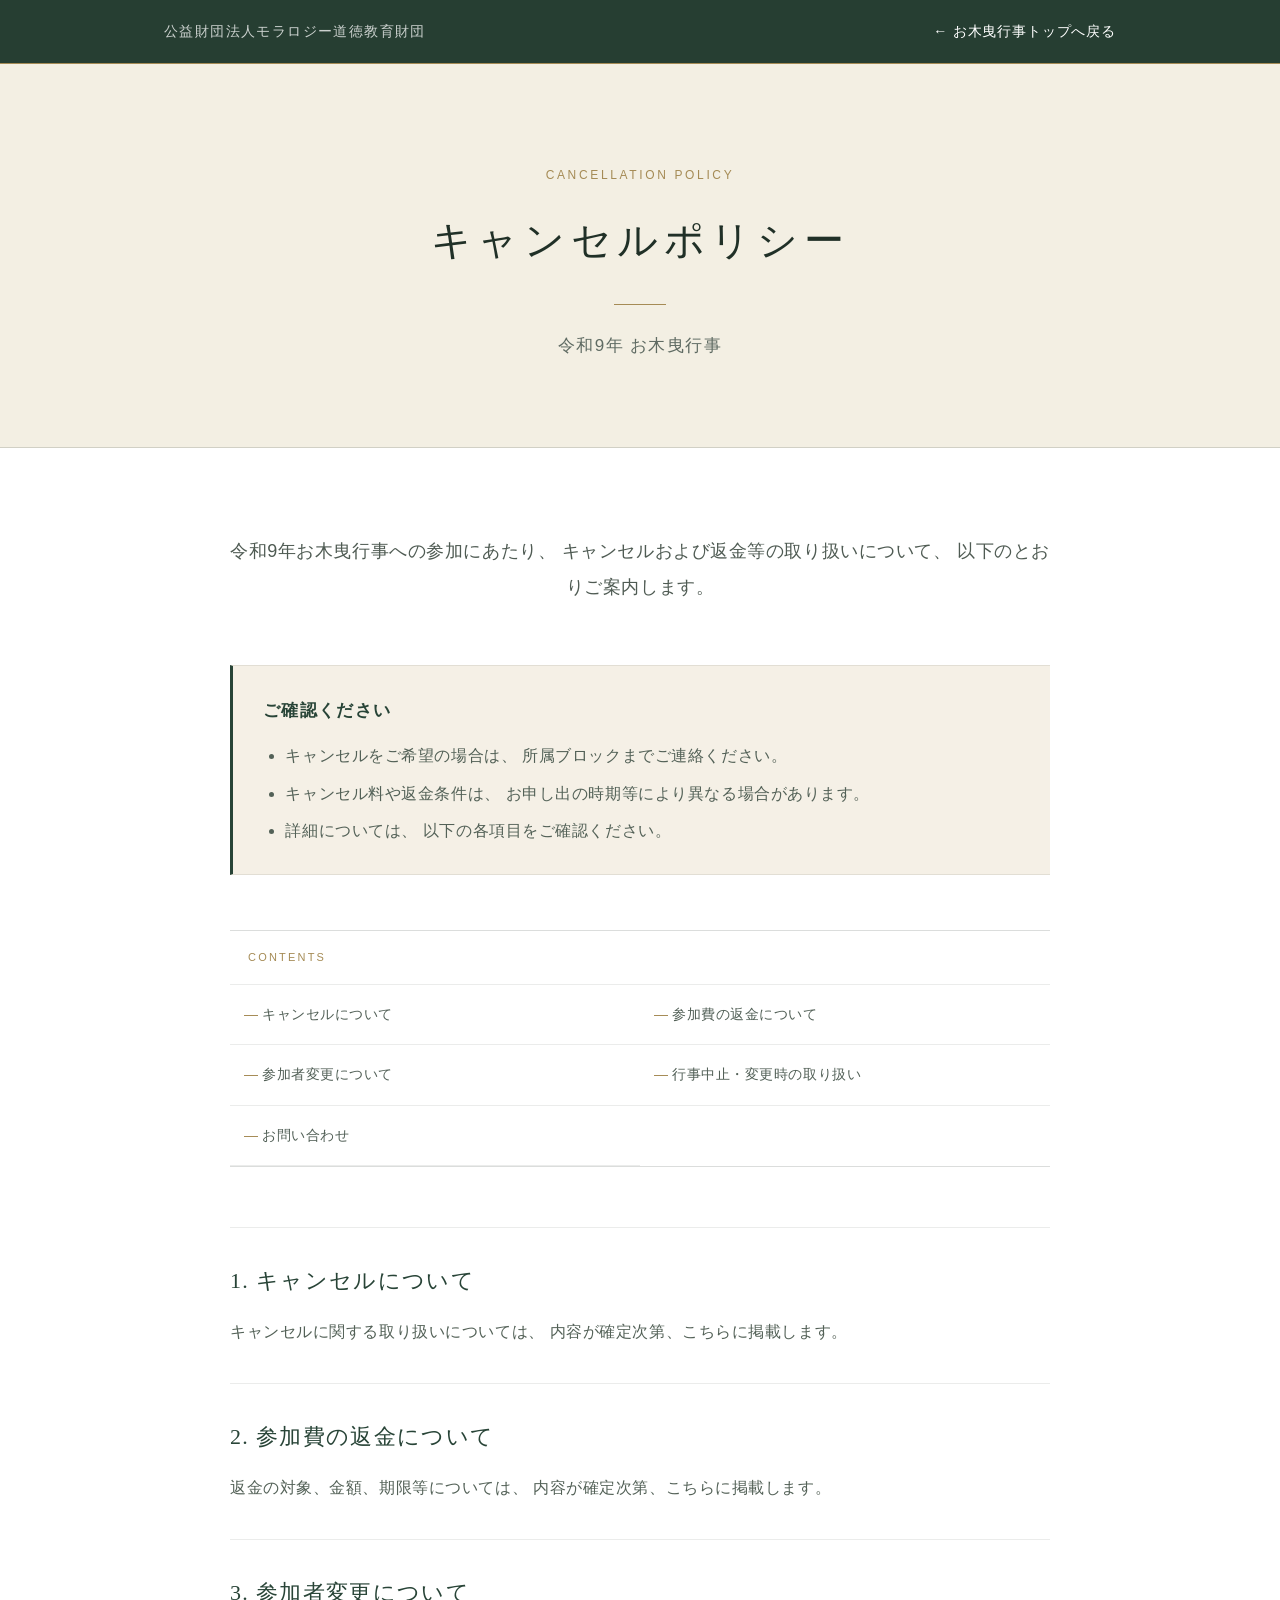
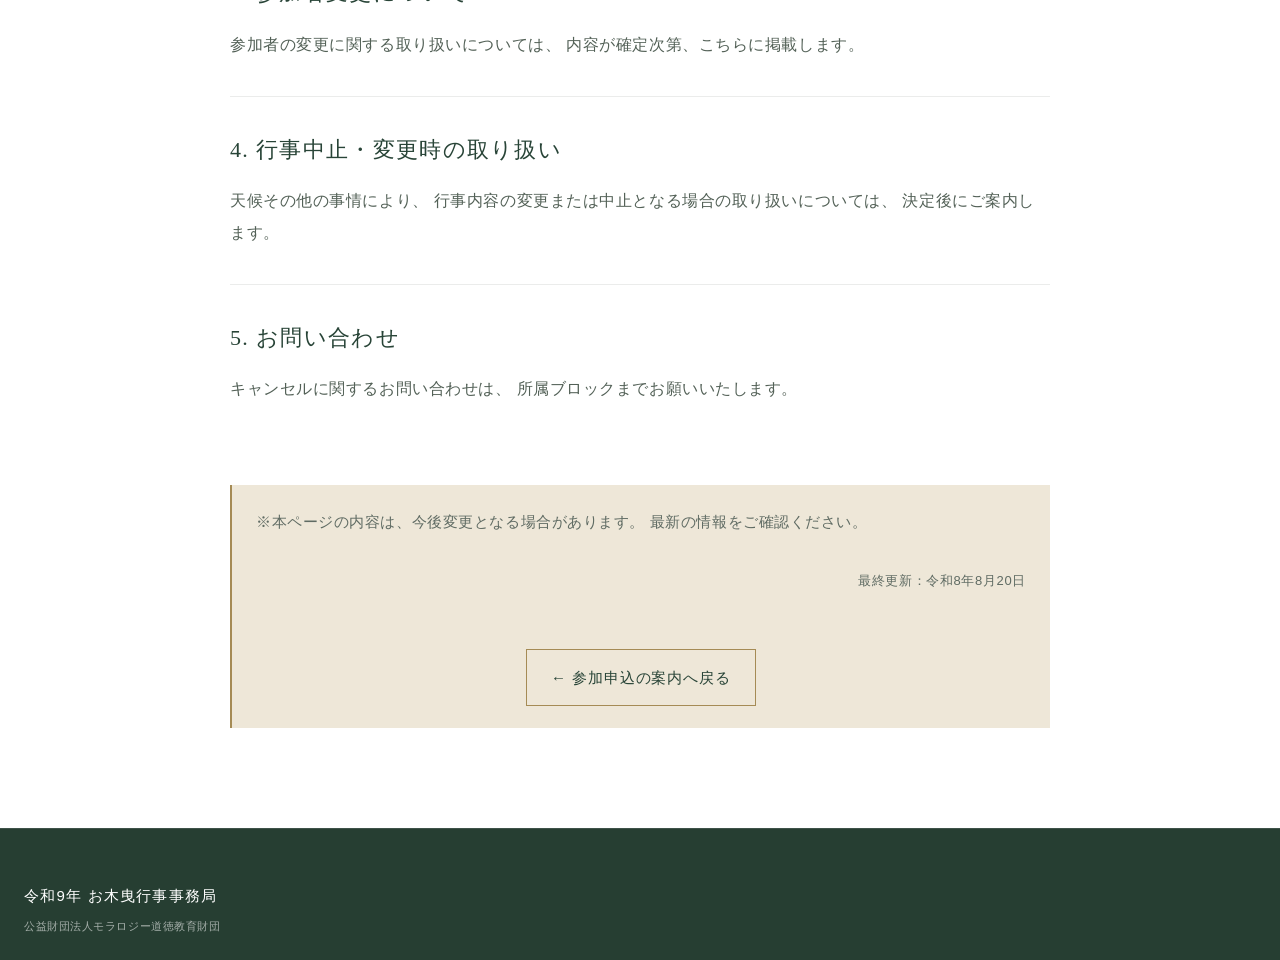
<file: cancel-policy.html>
<!DOCTYPE html>
<html lang="ja">

<head>

  <meta charset="UTF-8">

  <meta
    name="viewport"
    content="width=device-width, initial-scale=1.0"
  >

  <!-- 検索エンジンに表示させないための指定 -->
  <meta
    name="robots"
    content="noindex,nofollow"
  >

  <title>キャンセルポリシー｜令和9年 お木曳行事</title>

  <!-- 共通CSS -->
  <link
    rel="stylesheet"
    href="style.css"
  >

</head>


<body class="policy-page">


  <!-- ==============================
       ヘッダー
  ============================== -->

  <header class="policy-header">

    <div class="policy-header-inner">

      <p class="policy-organization">
        公益財団法人モラロジー道徳教育財団
      </p>

      <a
        href="./index.html"
        class="policy-back-link"
      >
        ← お木曳行事トップへ戻る
      </a>

    </div>

  </header>


  <main class="policy-main">


    <!-- ==============================
         ページタイトル
    ============================== -->

    <section class="policy-hero">

      <div class="policy-inner">

        <p class="policy-kicker">
          CANCELLATION POLICY
        </p>

        <h1>
          キャンセルポリシー
        </h1>

        <p class="policy-event-name">
          令和9年 お木曳行事
        </p>

      </div>

    </section>


    <!-- ==============================
         本文
    ============================== -->

    <section class="policy-content">

      <div class="policy-inner">

<p class="policy-lead">
  令和9年お木曳行事への参加にあたり、
  キャンセルおよび返金等の取り扱いについて、
  以下のとおりご案内します。
</p>


<!-- 要約 -->
<div class="policy-summary">

  <p class="policy-summary-title">
    ご確認ください
  </p>

  <ul>
    <li>
      キャンセルをご希望の場合は、
      所属ブロックまでご連絡ください。
    </li>

    <li>
      キャンセル料や返金条件は、
      お申し出の時期等により異なる場合があります。
    </li>

    <li>
      詳細については、
      以下の各項目をご確認ください。
    </li>
  </ul>

</div>


<!-- ページ内目次 -->
<nav
  class="policy-toc"
  aria-label="キャンセルポリシー目次"
>

  <p class="policy-toc-title">
    CONTENTS
  </p>

  <a href="#policy-cancel">
    キャンセルについて
  </a>

  <a href="#policy-refund">
    参加費の返金について
  </a>

  <a href="#policy-change">
    参加者変更について
  </a>

  <a href="#policy-cancellation">
    行事中止・変更時の取り扱い
  </a>

  <a href="#policy-contact">
    お問い合わせ
  </a>

</nav>

<div
  class="policy-section"
  id="policy-cancel"
>
          <h2>
            1. キャンセルについて
          </h2>

          <p>
            キャンセルに関する取り扱いについては、
            内容が確定次第、こちらに掲載します。
          </p>

        </div>


<div
  class="policy-section"
  id="policy-refund"
>

          <h2>
            2. 参加費の返金について
          </h2>

          <p>
            返金の対象、金額、期限等については、
            内容が確定次第、こちらに掲載します。
          </p>

        </div>


<div
  class="policy-section"
  id="policy-change"
>

          <h2>
            3. 参加者変更について
          </h2>

          <p>
            参加者の変更に関する取り扱いについては、
            内容が確定次第、こちらに掲載します。
          </p>

        </div>


<div
  class="policy-section"
  id="policy-cancellation"
>

          <h2>
            4. 行事中止・変更時の取り扱い
          </h2>

          <p>
            天候その他の事情により、
            行事内容の変更または中止となる場合の取り扱いについては、
            決定後にご案内します。
          </p>

        </div>


<div
  class="policy-section"
  id="policy-contact"
>

          <h2>
            5. お問い合わせ
          </h2>

          <p>
            キャンセルに関するお問い合わせは、
            所属ブロックまでお願いいたします。
          </p>

        </div>


        <div class="policy-note">

          <p>
            ※本ページの内容は、今後変更となる場合があります。
            最新の情報をご確認ください。
          </p>


<!-- 最終更新 -->
<div class="policy-updated">

  <p>
    最終更新：令和8年8月20日
  </p>

        </div>


        <div class="policy-return">

<a
  href="./index.html#entry"
  class="policy-return-button"
>
  ← 参加申込の案内へ戻る

          </a>

        </div>

      </div>

    </section>


  </main>


  <!-- ==============================
       フッター
  ============================== -->

  <footer class="site-footer">

    <p class="footer-office">
      令和9年 お木曳行事事務局
    </p>

    <p class="footer-small">
      公益財団法人モラロジー道徳教育財団
    </p>

  </footer>


</body>

</html>
</file>
<file: style.css>
/* ==================================================
   令和9年 お木曳行事
   style.css － 整理・安定化版
   2026-09-02
================================================== */

:root {
  --ink: #203027;
  --text-sub: #5f6b63;

  --green: #284437;
  --green-dark: #17392b;
  --green-header: #263e32;

  --gold: #a58b55;
  --gold-light: #d8c48d;

  --paper: #fbfaf6;
  --paper-deep: #eee7d8;
  --paper-warm: #f4eee2;
  --white: #fffef9;

  --line: rgba(32, 48, 39, 0.16);
  --line-light: rgba(32, 48, 39, 0.09);

  --shadow-card: 0 12px 34px rgba(25, 42, 31, 0.07);
  --shadow-photo: 0 20px 50px rgba(25, 42, 31, 0.10);
}


/* ==================================================
   リセット・基本
================================================== */

* {
  box-sizing: border-box;
}

html {
  scroll-behavior: smooth;
}

section[id] {
  scroll-margin-top: 90px;
}

body {
  margin: 0;

  color: var(--ink);
  background: var(--paper);

  font-family:
    "Yu Gothic",
    "YuGothic",
    "Hiragino Kaku Gothic ProN",
    "Noto Sans JP",
    sans-serif;

  font-size: 16px;
  line-height: 1.95;
  letter-spacing: 0.035em;
}

body.intro-lock {
  overflow: hidden;
}

img {
  display: block;
  max-width: 100%;
}

a {
  color: inherit;
  text-decoration: none;
}

a:hover {
  opacity: 0.82;
}

button,
summary {
  font: inherit;
}


/* ==================================================
   一時非公開
   HTMLコードは残し、表示だけ止める
================================================== */

.hidden-section {
  display: none !important;
}


/* ==================================================
   オープニング
================================================== */

.intro-screen {
  position: fixed;
  inset: 0;
  z-index: 9999;

  display: flex;
  align-items: center;
  justify-content: center;

  background: var(--green-header);

  opacity: 1;
  visibility: visible;

  transition:
    opacity 1.15s cubic-bezier(0.22, 1, 0.36, 1),
    visibility 1.15s ease;
}

.intro-logo-wrap {
  text-align: center;

  opacity: 0;
  filter: blur(1.5px);
  transform: translateY(12px) scale(0.985);

  transition:
    opacity 1s cubic-bezier(0.22, 1, 0.36, 1),
    transform 1s cubic-bezier(0.22, 1, 0.36, 1),
    filter 1s ease;
}

.intro-screen.is-ready .intro-logo-wrap {
  opacity: 1;
  filter: blur(0);
  transform: translateY(0) scale(1);
}

.intro-screen.is-leaving {
  opacity: 0;
}

.intro-screen.is-leaving .intro-logo-wrap {
  opacity: 0;
  transform: translateY(-8px) scale(1.01);
}

.intro-screen.is-hidden {
  opacity: 0;
  visibility: hidden;
  pointer-events: none;
}

.intro-logo {
  width: 125px;
  max-width: 34vw;
  height: auto;
  margin: 0 auto;
}

.intro-text {
  margin: 26px 0 0;

  color: var(--white);

  font-family:
    "Yu Mincho",
    "YuMincho",
    "Hiragino Mincho ProN",
    "Noto Serif JP",
    serif;

  font-size: 15px;
  font-weight: 500;
  line-height: 1.8;
  letter-spacing: 0.18em;
  text-align: center;
}

.intro-text::before {
  content: "";
  display: block;

  width: 32px;
  height: 1px;
  margin: 0 auto 18px;

  background: var(--gold-light);
  opacity: 0.75;
}


/* ==================================================
   ヘッダー
================================================== */

.site-header {
  position: sticky;
  top: 0;
  z-index: 1000;

  min-height: 68px;

  background: var(--green-header);
  color: #ffffff;

  border-bottom: 1px solid rgba(255, 255, 255, 0.12);
  box-shadow: 0 5px 22px rgba(20, 37, 28, 0.16);
}

.header-inner {
  width: min(1220px, calc(100% - 36px));
  min-height: 68px;
  margin: 0 auto;

  display: flex;
  align-items: center;
  justify-content: space-between;
  gap: 28px;
}

.header-top {
  display: flex;
  align-items: center;
  justify-content: space-between;
  flex: 0 0 auto;
}

.header-brand {
  display: flex;
  align-items: center;
  gap: 10px;
}

.header-100th-logo {
  width: 42px;
  height: auto;
  flex-shrink: 0;
}

.header-brand-copy {
  min-width: 0;
}

.organization-name {
  margin: 0;

  color: #ffffff;

  font-family:
    "Yu Mincho",
    "YuMincho",
    "Hiragino Mincho ProN",
    "Noto Serif JP",
    serif;

  font-size: 12px;
  line-height: 1.35;
  letter-spacing: 0.09em;
  white-space: nowrap;
}

.header-anniversary-note {
  margin: 2px 0 0;

  color: #ffffff;

  font-size: 9.5px;
  font-weight: 600;
  line-height: 1.3;
  letter-spacing: 0.07em;
  white-space: nowrap;
}

.header-anniversary-note span {
  display: inline-block;
  margin-left: 6px;

  color: #ffffff;

  font-family:
    "Yu Mincho",
    "YuMincho",
    "Hiragino Mincho ProN",
    "Noto Serif JP",
    serif;

  font-weight: 500;
}

.menu-button {
  display: none;

  padding: 8px 14px;

  background: transparent;
  color: #ffffff;

  border: 1px solid rgba(255, 255, 255, 0.42);

  font-size: 13px;
  letter-spacing: 0.08em;
  cursor: pointer;
}

.global-nav {
  display: flex;
  flex-wrap: nowrap;
  justify-content: flex-end;
  gap: 22px;

  color: rgba(255, 255, 255, 0.88);

  font-size: 12px;
  font-weight: 700;
  letter-spacing: 0.10em;
}

.global-nav a {
  position: relative;
  padding: 23px 0 20px;
  white-space: nowrap;
}

.global-nav a::after {
  content: "";

  position: absolute;
  left: 50%;
  bottom: 13px;

  width: 0;
  height: 1px;

  background: var(--gold-light);
  transform: translateX(-50%);
  transition: width 0.25s ease;
}

.global-nav a:hover,
.global-nav a.is-current {
  color: #ffffff;
  opacity: 1;
}

.global-nav a:hover::after,
.global-nav a.is-current::after {
  width: 100%;
}


/* ==================================================
   ヒーロー
================================================== */

.hero {
  position: relative;
  isolation: isolate;
  overflow: hidden;

  min-height: calc(100vh - 68px);

  display: flex;
  align-items: center;

  background: #1c3126;
  color: #ffffff;
  text-align: left;
}

.hero::before {
  display: none;
}

.hero::after {
  content: "";

  position: absolute;
  inset: 16px;
  z-index: 3;

  border: 1px solid rgba(255, 255, 255, 0.28);
  pointer-events: none;
}

.hero-bg {
  position: absolute;
  inset: -3%;
  z-index: 0;

  width: 106%;
  height: 106%;

  object-fit: cover;
  object-position: center 48%;

  opacity: 0.92;
  transform: scale(1.14) translate3d(0, 0, 0);
  transform-origin: center center;
  will-change: transform;
}

/*
  JavaScriptでは intro-screen のフェード開始時に hero-enter が付与されます。
  CSS側で約1秒遅らせ、フェードがほぼ終わってから写真の動きを開始します。
*/
body.hero-enter .hero-bg {
  animation:
    heroZoomOutContinuous
    30s
    cubic-bezier(0.22, 1, 0.36, 1)
    1.05s
    infinite;
}

@keyframes heroZoomOutContinuous {
  0% {
    transform: scale(1.14) translate3d(0, 0, 0);
  }

  70% {
    transform: scale(1.025) translate3d(0, -0.7%, 0);
  }

  100% {
    transform: scale(1.075) translate3d(-0.4%, -0.3%, 0);
  }
}

.hero-overlay {
  position: absolute;
  inset: 0;
  z-index: 1;

  background:
    linear-gradient(
      270deg,
      rgba(10, 24, 17, 0.60) 0%,
      rgba(10, 24, 17, 0.34) 18%,
      rgba(10, 24, 17, 0.06) 42%,
      transparent 58%
    ),
    linear-gradient(
      90deg,
      rgba(14, 28, 20, 0.82) 0%,
      rgba(14, 28, 20, 0.58) 42%,
      rgba(14, 28, 20, 0.24) 72%,
      rgba(14, 28, 20, 0.18) 100%
    ),
    linear-gradient(
      180deg,
      rgba(0, 0, 0, 0.08) 0%,
      rgba(0, 0, 0, 0.18) 100%
    );

  pointer-events: none;
}

.hero-inner {
  position: relative;
  z-index: 2;

  width: min(1180px, calc(100% - 56px));
  margin: 0 auto;
  padding: 105px 0 110px;

  opacity: 1;
  transform: translateY(0);

  transition:
    opacity 1.1s cubic-bezier(0.22, 1, 0.36, 1),
    transform 1.1s cubic-bezier(0.22, 1, 0.36, 1);
}

body.intro-lock .hero-inner {
  opacity: 0;
  transform: translateY(14px);
}

body.hero-enter .hero-inner {
  opacity: 1;
  transform: translateY(0);
  transition-delay: 1s;
}

.hero-subtitle {
  margin: 0 0 20px;

  color: rgba(255, 255, 255, 0.84);

  font-size: 13px;
  font-weight: 700;
  letter-spacing: 0.24em;

  text-shadow: 0 3px 14px rgba(0, 0, 0, 0.46);
}

.hero h1 {
  margin: 0;
  max-width: 920px;

  color: #ffffff;

  font-family:
    "Yu Mincho",
    "YuMincho",
    "Hiragino Mincho ProN",
    "Noto Serif JP",
    serif;

  font-size: clamp(60px, 7.6vw, 96px);
  font-weight: 500;
  line-height: 1.14;
  letter-spacing: 0.075em;

  text-shadow: 0 3px 14px rgba(0, 0, 0, 0.46);
}

.hero-date {
  margin: 30px 0 0;

  color: #ffffff;

  font-family:
    "Yu Mincho",
    "YuMincho",
    "Hiragino Mincho ProN",
    "Noto Serif JP",
    serif;

  font-size: 20px;
  line-height: 1.6;
  letter-spacing: 0.15em;

  text-shadow: 0 3px 14px rgba(0, 0, 0, 0.46);
}

.hero-message {
  max-width: 690px;
  margin: 34px 0 0;

  color: rgba(255, 255, 255, 0.94);

  font-family:
    "Yu Mincho",
    "YuMincho",
    "Hiragino Mincho ProN",
    "Noto Serif JP",
    serif;

  font-size: clamp(18px, 1.75vw, 22px);
  font-weight: 500;
  line-height: 2.05;
  letter-spacing: 0.11em;

  text-shadow: 0 3px 14px rgba(0, 0, 0, 0.46);
}

.hero-side-message,
.hero-vertical-message {
  position: absolute;

  margin: 0;

  writing-mode: vertical-rl;
  text-orientation: upright;

  color: rgba(255, 255, 255, 0.96);

  font-family:
    "Yu Mincho",
    "YuMincho",
    "Hiragino Mincho ProN",
    "Noto Serif JP",
    serif;

  font-size: 15px;
  font-weight: 500;
  line-height: 2;

  text-shadow:
    0 2px 8px rgba(0, 0, 0, 0.68),
    0 0 18px rgba(0, 0, 0, 0.30);
}

.hero-side-message {
  right: 0;
  top: 50%;

  padding: 18px 10px;

  transform: translateY(-50%);

  background: linear-gradient(
    90deg,
    rgba(15, 35, 25, 0.10),
    rgba(15, 35, 25, 0.34)
  );

  border-left: 1px solid rgba(216, 196, 141, 0.55);
  letter-spacing: 0.28em;
}

.hero-vertical-message {
  right: 88px;
  bottom: 4px;

  padding: 16px 10px;

  background: rgba(14, 32, 23, 0.28);

  border-left: 1px solid rgba(216, 196, 141, 0.72);
  border-right: 1px solid rgba(216, 196, 141, 0.34);

  letter-spacing: 0.22em;
}

/* 旧ヒーロー周年表示は使用しない */
.hero-anniversary,
.hero-100th-logo,
.hero-note {
  display: none;
}


/* ==================================================
   共通セクション
================================================== */

.section {
  position: relative;
  overflow: hidden;

  padding: 110px 0;

  background: var(--paper);
  border-top: 1px solid rgba(32, 40, 34, 0.055);
}

.section-light {
  background: #ffffff;
}

.section-inner {
  position: relative;
  z-index: 1;

  width: min(1120px, calc(100% - 40px));
  margin: 0 auto;
}

.section h2,
.section h3,
.section h4,
.day-heading h3,
.schedule-content h4,
.contact-main,
.entry-main,
.entry-number,
.overview-main,
.overview-number {
  font-family:
    "Yu Mincho",
    "YuMincho",
    "Hiragino Mincho ProN",
    "Noto Serif JP",
    serif;
}

.section h2 {
  position: relative;

  margin: 0 0 52px;
  padding-bottom: 0;

  color: var(--ink);

  font-size: clamp(40px, 4.8vw, 62px);
  font-weight: 500;
  line-height: 1.28;
  letter-spacing: 0.055em;
  text-align: left;
}

.section h2::before {
  display: block;
  margin-bottom: 18px;

  color: var(--gold);

  font-family:
    "Yu Gothic",
    "YuGothic",
    "Hiragino Kaku Gothic ProN",
    "Noto Sans JP",
    sans-serif;

  font-size: 11px;
  font-weight: 700;
  line-height: 1.4;
  letter-spacing: 0.24em;
}

.section h2::after {
  content: "";
  display: block;

  width: 46px;
  height: 1px;
  margin: 18px 0 0;

  background: var(--gold);

  transform: scaleX(0);
  transform-origin: left center;
  transition: transform 0.9s cubic-bezier(0.22, 1, 0.36, 1) 0.25s;
}

.section h2.is-visible::after {
  transform: scaleX(1);
}

.news h2::before {
  content: "NEWS";
}

#about h2::before {
  content: "ABOUT";
}

#overview h2::before {
  content: "OVERVIEW";
}

#entry h2::before {
  content: "ENTRY";
  color: var(--gold-light);
  text-align: center;
}

#schedule h2::before {
  content: "SCHEDULE";
}

#futami h2::before {
  content: "HAMASANGU";
}

#guide h2::before {
  content: "GUIDE";
}

#items h2::before {
  content: "PREPARATION";
}

#faq h2::before {
  content: "FAQ";
}

#contact h2::before {
  content: "CONTACT";
  color: var(--gold-light);
  text-align: center;
}

.section h3 {
  margin-top: 40px;

  color: var(--green);

  font-size: 26px;
  font-weight: 500;
  line-height: 1.55;
  letter-spacing: 0.07em;
}

.section h4 {
  margin-top: 0;

  color: #4b4540;

  font-size: 20px;
  line-height: 1.6;
}

.section p {
  margin: 0 0 24px;
}

.section-lead {
  max-width: 760px;
  margin: -22px 0 52px !important;

  color: #59655e;

  font-size: 18px;
  line-height: 2.1;
  text-align: left;
}

.section-kicker {
  margin: 0 0 16px !important;

  color: var(--gold);

  font-size: 11px;
  font-weight: 700;
  letter-spacing: 0.18em;
  text-align: left;
}

.note {
  margin-top: 24px;
  padding: 15px 19px;

  background: var(--paper-deep);
  border-left: 2px solid var(--gold);

  font-size: 15px;
}


/* ==================================================
   お知らせ
================================================== */

.news {
  padding-top: 48px;
  padding-bottom: 48px;

  background-color: #eee9df;
}


.news .section-inner {
  display: grid;
  grid-template-columns: 220px 1fr;
  align-items: start;
  gap: 46px;
}


.news h2 {
  margin: 0;

  font-size: 31px;
}


.news h2::before {
  margin-bottom: 10px;
}


/* ------------------------------------------
   お知らせ一覧
------------------------------------------ */

.news-list {
  border-top: 1px solid rgba(100, 85, 60, 0.22);
}


.news-item {
  margin: 0;

  border-bottom: 1px solid rgba(100, 85, 60, 0.22);

  background-color: transparent;
}


.news-item summary {
  list-style: none;
}


.news-item summary::-webkit-details-marker {
  display: none;
}


/* ------------------------------------------
   日付＋タイトル
------------------------------------------ */

.news-summary {
  position: relative;

  display: grid;
  grid-template-columns: 145px 1fr 30px;
  align-items: center;
  gap: 20px;

  padding: 20px 6px;

  cursor: pointer;

  transition:
    background-color 0.25s ease,
    padding-left 0.25s ease;
}


.news-summary:hover {
  padding-left: 14px;

  background-color: rgba(255, 255, 255, 0.42);
}


.news-summary::after {
  content: none !important;
  display: none !important;
}


.news-date {
  color: var(--deep-red);

  font-size: 13px;
  font-weight: 700;

  letter-spacing: 0.1em;
}


.news-title {
  color: #2f302d;

  font-size: 16px;
  font-weight: 500;

  line-height: 1.7;

  letter-spacing: 0.04em;
}


/* ------------------------------------------
   右側の＋マーク
------------------------------------------ */

.news-icon {
  position: relative;

  display: block;

  width: 18px;
  height: 18px;

  justify-self: end;
}


.news-icon::before,
.news-icon::after {
  content: "";

  position: absolute;

  top: 50%;
  left: 50%;

  width: 14px;
  height: 1px;

  background-color: var(--gold);

  transform: translate(-50%, -50%);

  transition: transform 0.3s ease;
}


.news-icon::after {
  transform:
    translate(-50%, -50%)
    rotate(90deg);
}


.news-item[open] .news-icon::after {
  transform:
    translate(-50%, -50%)
    rotate(0deg);
}


/* ------------------------------------------
   本文
------------------------------------------ */

.news-content {
  padding:
    4px
    50px
    26px
    171px;
}


.news-content p {
  margin: 0 0 12px;

  color: #56534c;

  font-size: 15px;

  line-height: 1.95;
}


.news-content p:last-child {
  margin-bottom: 0;
}


/* ==================================================
   共通ストーリーフレーム
================================================== */

.story-frame {
  display: grid;
  grid-template-columns: minmax(0, 1.12fr) minmax(320px, 0.88fr);
  gap: clamp(52px, 6vw, 88px);
  align-items: center;

  margin-top: 66px;
}

.story-frame:first-of-type {
  margin-top: 0;
}

.story-frame--reverse {
  grid-template-columns: minmax(320px, 0.88fr) minmax(0, 1.12fr);
}

.story-frame--reverse .story-frame-media {
  grid-column: 2;
  grid-row: 1;
}

.story-frame--reverse .story-frame-copy {
  grid-column: 1;
  grid-row: 1;
}

.story-frame-media {
  min-width: 0;
}

.story-frame-media > img,
.story-frame-media .licensed-photo-frame > img {
  width: 100%;
  height: auto;
}

.story-frame-copy {
  max-width: 520px;
}

.story-frame-copy h2,
.story-frame-copy h3 {
  margin-top: 0;
  text-align: left;
}

.story-frame-copy h2::after {
  margin-left: 0;
  margin-right: 0;
}

.story-eyebrow {
  margin: 0 0 16px !important;

  color: var(--gold);

  font-size: 10px;
  font-weight: 700;
  line-height: 1.4;
  letter-spacing: 0.22em;
}

.story-lead {
  margin-bottom: 24px !important;

  color: #334139;

  font-family:
    "Yu Mincho",
    "YuMincho",
    "Hiragino Mincho ProN",
    "Noto Serif JP",
    serif;

  font-size: 18px !important;
  font-weight: 500;
  line-height: 2.05;
}

.story-frame-copy p:not(.story-eyebrow):not(.story-lead):not(.project-message):not(.note) {
  color: #59655e;
  font-size: 15.5px;
  line-height: 2;
}

.story-frame--about .story-frame-media > img {
  aspect-ratio: 4 / 5;
  object-fit: cover;
}

.story-frame--project .story-frame-media > img {
  aspect-ratio: 4 / 3;
  object-fit: cover;
}

.story-frame--sengu {
  grid-template-columns: minmax(0, 1.25fr) minmax(320px, 0.75fr);
  margin-top: 28px;
}

.story-frame--sengu .story-frame-copy {
  max-width: 470px;
}

.story-frame--futami {
  grid-template-columns: minmax(320px, 0.84fr) minmax(0, 1.16fr);
}

.story-frame--futami .story-frame-copy {
  max-width: 500px;
}


/* ==================================================
   提供写真
================================================== */

.licensed-photo {
  margin: 0;
  background: transparent;
}

.licensed-photo-frame {
  width: 100%;

  background: #f2f0e9;
  border: 1px solid rgba(32, 40, 34, 0.09);
}

.protected-photo {
  width: 100%;
  height: auto !important;

  object-fit: contain !important;
  object-position: center center !important;

  filter: none !important;
  transform: none !important;

  user-select: none;
  -webkit-user-select: none;
  -webkit-user-drag: none;
  -webkit-touch-callout: none;
}

.licensed-photo figcaption {
  margin-top: 7px;
  text-align: right;
}

.licensed-photo-credit {
  display: block;

  color: #747b76;

  font-size: 9.5px;
  line-height: 1.45;
  letter-spacing: 0.02em;
}


/* ==================================================
   お木曳行事について
================================================== */

#about {
  background: var(--green);
  color: #ffffff;
}

#about h2,
#about h3,
#about .story-frame-copy h3,
#about .story-lead {
  color: #ffffff;
}

#about h2::before,
#about .story-eyebrow {
  color: var(--gold-light);
}

#about h2::after {
  background: var(--gold-light);
}

#about .story-frame-copy p:not(.story-eyebrow):not(.story-lead):not(.project-message):not(.note) {
  color: rgba(255, 255, 255, 0.78);
}

#about .story-frame + .story-frame {
  margin-top: 88px;
  padding-top: 76px;
  border-top: 1px solid rgba(255, 255, 255, 0.16);
}

.official-link-box {
  margin-top: 80px;
  padding: 42px 46px;

  background: rgba(255, 255, 255, 0.07);

  border-top: 1px solid rgba(216, 196, 141, 0.75);
  border-bottom: 1px solid rgba(255, 255, 255, 0.14);

  text-align: center;
}

.official-label {
  margin-bottom: 10px !important;

  color: #ffffff;

  font-size: 17px;
  font-weight: 700;
  letter-spacing: 0.06em;
}

.official-link-grid {
  display: grid;
  grid-template-columns: repeat(2, minmax(0, 1fr));
  gap: 22px;

  margin-top: 30px;
}

.official-site-link {
  display: block;
  padding: 30px;

  background: transparent;

  border-top: 1px solid rgba(255, 255, 255, 0.14);
  border-bottom: 1px solid rgba(255, 255, 255, 0.14);

  text-align: left;

  transition: background-color 0.25s ease;
}

.official-site-link:hover {
  background: rgba(255, 255, 255, 0.06);
  opacity: 1;
}

.official-site-label {
  display: block;
  margin-bottom: 8px;

  color: #ffffff;

  font-size: 12px;
  letter-spacing: 0.08em;
}

.official-site-link strong {
  display: block;

  color: #ffffff;

  font-size: 22px;
  font-weight: 500;
  letter-spacing: 0.06em;
}

.official-site-arrow {
  display: block;
  margin-top: 15px;

  color: #ffffff;

  font-size: 14px;
}


/* ==================================================
   第63回神宮式年遷宮
================================================== */

.sengu-context {
  position: relative;
  background: #ffffff;
}

.sengu-context h2 {
  font-size: clamp(30px, 3.6vw, 44px);
}

.sengu-context .section-inner {
  position: relative;
}

.sengu-number {
  position: absolute;
  right: 0;
  top: -42px;

  margin: 0;

  color: rgba(40, 68, 55, 0.065);

  font-family:
    "Yu Mincho",
    "YuMincho",
    "Hiragino Mincho ProN",
    "Noto Serif JP",
    serif;

  font-size: clamp(160px, 20vw, 280px);
  font-weight: 500;
  line-height: 1;
  letter-spacing: -0.06em;

  pointer-events: none;
}

.sengu-facts {
  position: relative;
  z-index: 1;

  display: grid;
  grid-template-columns: repeat(3, minmax(0, 1fr));
  gap: 0;

  margin-top: 78px;

  border-top: 1px solid var(--line);
  border-left: 1px solid var(--line);
}

.sengu-fact {
  min-height: 280px;
  padding: 34px 30px;

  background: rgba(255, 255, 255, 0.48);

  border-right: 1px solid var(--line);
  border-bottom: 1px solid var(--line);
}

.sengu-fact-number {
  margin: 0 0 34px !important;

  color: var(--gold);

  font-size: 12px;
  font-weight: 700;
  letter-spacing: 0.18em;
}

.sengu-fact h3 {
  margin: 0 0 16px;

  color: var(--ink);
  font-size: 24px;
}

.sengu-fact p:last-child {
  margin-bottom: 0;

  color: #5b675f;

  font-size: 15px;
}

.sengu-official-link {
  margin-top: 34px;
  text-align: right;
}

.sengu-official-link a {
  display: inline-block;
  padding-bottom: 4px;

  color: var(--green);

  border-bottom: 1px solid var(--gold);

  font-size: 14px;
  font-weight: 600;
  letter-spacing: 0.06em;
}


/* ==================================================
   今回のお木曳行事
================================================== */

.project-section {
  background: var(--paper);
}

.project-message {
  margin: 34px 0 !important;

  color: var(--green);

  font-size: 24px;
  font-weight: 500;
  line-height: 1.7;
  letter-spacing: 0.14em;
  text-align: left;
}

.project-detail {
  margin-top: 28px !important;
  padding-top: 24px;

  border-top: 1px solid rgba(32, 40, 34, 0.12);

  color: #5b675f;

  font-size: 15px;
  line-height: 2;
}


/* ==================================================
   開催概要
================================================== */

#overview {
  background: var(--paper);
}

#overview .overview-grid {
  display: grid;
  grid-template-columns: repeat(2, minmax(0, 1fr));
  gap: 20px;
  align-items: stretch;
}

.overview-card {
  min-height: 180px;
  height: 100%;
  padding: 30px 28px;

  display: flex;
  flex-direction: column;
  justify-content: center;

  background: #ffffff;

  border: 1px solid rgba(32, 40, 34, 0.12);
  border-top: 2px solid var(--gold);

  box-shadow: var(--shadow-card);
}

/* 日程は横長1枚で1段を使用 */
.overview-card-wide {
  grid-column: 1 / -1;
  min-height: 190px;
  text-align: center;
}

.overview-card-half {
  grid-column: auto;
}

.overview-label {
  margin: 0 0 15px !important;

  color: var(--gold);

  font-size: 13px;
  font-weight: 700;
  letter-spacing: 0.14em;
}

.overview-main {
  margin: 0 !important;

  color: var(--ink);

  font-size: 23px;
  font-weight: 700;
  line-height: 1.7;
}

.overview-card-wide .overview-main {
  font-size: 30px;
}

.overview-text {
  font-size: 21px;
}

.overview-number {
  margin: 5px 0 0 !important;

  color: var(--ink);

  font-size: 40px;
  font-weight: 700;
  line-height: 1.4;
}

.overview-number span {
  margin-left: 5px;

  color: #59655e;

  font-size: 17px;
  font-weight: 400;
}

.overview-small {
  margin: 12px 0 0 !important;

  color: #59655e;

  font-size: 13px;
}

.status-box {
  margin-top: 38px;
  padding: 24px 28px;

  background: #e7dfce;
  border-left: 3px solid var(--gold);

  box-shadow: 0 10px 28px rgba(32, 40, 34, 0.055);
}

.status-box p {
  margin: 0;
  color: #3f4b44;
}

.status-title {
  margin-bottom: 8px !important;

  color: var(--green) !important;

  font-size: 16px;
  font-weight: 700;
}


/* ==================================================
   参加申込
================================================== */

#entry {
  position: relative;

  background:
    radial-gradient(
      ellipse at 50% -15%,
      rgba(203, 177, 111, 0.22) 0%,
      transparent 52%
    ),
    linear-gradient(
      155deg,
      #314c3e 0%,
      #243e31 48%,
      #172d22 100%
    );

  color: var(--white);
}

#entry h2 {
  color: #ffffff;
  text-align: center;
}


#entry h2::after {
  margin-left: auto;
  margin-right: auto;
  background: var(--gold-light);
  transform-origin: center;
}

#entry > .section-inner > .section-lead {
  max-width: 720px;
  margin-left: auto !important;
  margin-right: auto !important;

  color: rgba(255, 255, 255, 0.76);
  text-align: center;
}

.entry-grid {
  display: grid;
  grid-template-columns: repeat(2, minmax(0, 1fr));
  gap: 20px;
  align-items: stretch;

  margin-top: 48px;
}

.entry-card {
  min-height: 285px;
  height: 100%;
  padding: 34px 30px;

  display: flex;
  flex-direction: column;

  background: rgba(255, 254, 249, 0.97);
  color: var(--ink);

  border: 1px solid rgba(216, 196, 141, 0.48);
  border-top: 2px solid var(--gold-light);

  box-shadow: var(--shadow-card);
}

/* 募集期間は横長1枚で1段を使用 */
.entry-card-wide {
  grid-column: 1 / -1;
  min-height: 210px;

  justify-content: center;
  text-align: center;
}

.entry-card-wide .priority-label {
  align-self: center;
}

.entry-card-wide .entry-label,
.entry-card-wide .entry-main,
.entry-card-wide .entry-note {
  text-align: center;
}

.entry-label {
  margin: 0 0 15px !important;

  color: var(--green);

  font-size: 13px;
  font-weight: 700;
  letter-spacing: 0.14em;
}

.entry-main {
  margin: 0 !important;

  color: #49433d;

  font-size: 22px;
  font-weight: 700;
  line-height: 1.7;
}

.entry-text {
  font-size: 20px;
}

.entry-number {
  margin: 8px 0 0 !important;

  color: #49433d;

  font-size: 40px;
  font-weight: 700;
  line-height: 1.35;
}

.entry-number span {
  margin-left: 5px;

  font-size: 17px;
  font-weight: 400;
}

.entry-note {
  margin: auto 0 0 !important;
  padding-top: 18px;

  color: var(--text-sub);

  font-size: 13px;
  line-height: 1.8;
}

.priority-label {
  display: inline-block;
  width: fit-content;

  margin-bottom: 14px;
  padding: 4px 10px;

  background: var(--green);
  color: #ffffff;

  font-size: 12px;
  font-weight: 700;
  letter-spacing: 0.12em;
}

.entry-card-fee .fee-list {
  flex: 1 0 auto;
}

.fee-list {
  display: grid;
  gap: 12px;
  margin-top: 2px;
}

.fee-row {
  display: flex;
  align-items: baseline;
  justify-content: space-between;
  gap: 18px;

  padding-bottom: 10px;

  border-bottom: 1px solid rgba(32, 48, 39, 0.12);
}

.fee-row:last-child {
  padding-bottom: 0;
  border-bottom: 0;
}

.fee-type {
  flex-shrink: 0;

  color: var(--green);

  font-size: 13px;
  font-weight: 700;
  letter-spacing: 0.10em;
}

.fee-row-youth .fee-type {
  color: #8c6d2c;
}

.fee-row .entry-number {
  margin: 0 !important;
  text-align: right;
}

.entry-condition {
  max-width: 920px;
  margin: 35px auto 0;
  padding: 30px 32px;

  background: var(--paper-warm);
  color: var(--ink);

  border-left: 2px solid var(--gold-light);
}

.entry-condition h3 {
  margin-top: 0;

  color: var(--green);
  font-size: 24px;
}

.entry-condition ul {
  margin-bottom: 0;
}

/* 旧青年割引ボックスを将来戻す場合のためにスタイルは保持 */
.discount-box {
  max-width: 920px;
  margin: 25px auto 0;
  padding: 25px 28px;

  background: var(--paper-warm);
  color: var(--ink);

  border: 1px solid #d5ccbc;
}

.discount-box p {
  margin: 0;
}

.discount-title {
  margin-bottom: 8px !important;

  color: var(--green);

  font-size: 20px;
  font-weight: 700;
}

.entry-contact {
  max-width: 920px;
  margin: 35px auto 0;
  padding: 38px 30px;

  background: #f6f0e4;
  color: var(--ink);

  border-top: 2px solid var(--gold-light);

  text-align: center;
}

.entry-contact-label {
  margin-bottom: 12px !important;

  color: var(--green);

  font-size: 13px;
  font-weight: 700;
  letter-spacing: 0.10em;
}

.entry-contact-main {
  margin-bottom: 15px !important;

  color: #382f2d;

  font-size: 24px;
  line-height: 1.8;
}

.entry-contact-note {
  margin: 0 !important;

  color: var(--text-sub);

  font-size: 14px;
}

.policy-link-area {
  margin-top: 24px;
  text-align: center;
}

.policy-link {
  display: inline-block;
  padding-bottom: 4px;

  color: var(--gold-light);

  border-bottom: 1px solid rgba(216, 196, 141, 0.55);

  font-size: 14px;
  letter-spacing: 0.08em;
}

.policy-link:hover {
  color: #ffffff;
  border-bottom-color: #ffffff;
  opacity: 1;
}


/* ==================================================
   行事日程
================================================== */

#schedule {
  background: #ffffff;
}

#schedule .section-inner {
  max-width: 980px;
}

.day-schedule {
  margin-bottom: 90px;
}

.day-heading {
  display: flex;
  align-items: center;
  gap: 22px;

  margin-bottom: 50px;
  padding-bottom: 22px;

  border-bottom: 1px solid var(--line);
}

.day-heading h3 {
  margin: 0;

  color: #44403a;

  font-size: 30px;
}

.day-heading div p {
  margin: 4px 0 0;

  color: var(--text-sub);

  font-size: 14px;
}

.day-number {
  display: flex;
  align-items: center;
  justify-content: center;

  width: 68px;
  height: 68px;
  margin: 0 !important;

  background: var(--green);
  color: #fff8e8 !important;

  font-size: 13px;
  font-weight: 700;
  line-height: 1.3;

  flex-shrink: 0;
}

.schedule-timeline {
  position: relative;
}

.schedule-timeline::before {
  content: "";

  position: absolute;
  left: 114px;
  top: 8px;

  width: 1px;
  height: calc(100% - 16px);

  background: var(--gold);

  transform: scaleY(0);
  transform-origin: top center;
  transition: transform 1.6s cubic-bezier(0.22, 1, 0.36, 1);
}

.schedule-timeline.is-active::before {
  transform: scaleY(1);
}

.schedule-item {
  position: relative;

  display: grid;
  grid-template-columns: 82px 1fr;
  gap: 64px;

  margin-bottom: 42px;
}

.schedule-item::before {
  content: "";

  position: absolute;
  left: 107px;
  top: 7px;
  z-index: 1;

  width: 11px;
  height: 11px;

  background: #ffffff;

  border: 3px solid var(--gold);
  border-radius: 50%;
}

.schedule-time {
  padding-top: 0;

  color: var(--green);

  font-size: 16px;
  font-weight: 700;
  line-height: 1.4;
  text-align: right;
}

.schedule-content {
  padding: 0 0 0 24px;
}

.schedule-content h4 {
  margin: 0 0 8px;

  color: #48423d;

  font-size: 22px;
}

.schedule-content p {
  margin: 0;

  color: #5c675f;

  font-size: 15px;
}


/* ==================================================
   浜参宮
================================================== */

#futami {
  background: var(--paper);
}

.futami-original-band {
  max-width: 980px;
  margin: 74px auto 0;
}

.futami-original-band img {
  width: 100%;
  height: auto;
  aspect-ratio: 16 / 7;

  object-fit: cover;

  box-shadow: var(--shadow-photo);
}

.flow-title {
  margin-top: 80px;
  text-align: left;
}

.flow-title h3 {
  color: var(--green);
  font-size: 24px;
}

.flow-box {
  display: grid;
  grid-template-columns: 1fr auto 1fr auto 1fr auto 1fr auto 1fr;
  align-items: center;
  gap: 12px;

  margin-top: 34px;
}

.flow-box p {
  min-height: 92px;
  margin: 0;
  padding: 18px 14px;

  display: flex;
  align-items: center;
  justify-content: center;

  background: #ffffff;

  border: 1px solid var(--line);

  font-size: 15px;
  font-weight: 700;
  text-align: center;
}

.flow-box span {
  display: block;
  padding: 0;

  color: var(--gold);

  font-size: 24px;

  transform: rotate(-90deg);
}


/* ==================================================
   参加案内（現在は非公開）
================================================== */

#guide {
  background: var(--paper);
}

.guide-panel {
  margin-bottom: 44px;
  padding: 38px 40px;

  background: #ffffff;

  border: 1px solid var(--line-light);
  border-top: 1px solid var(--gold);
}

.guide-panel-heading {
  display: flex;
  align-items: center;
  gap: 20px;

  margin-bottom: 28px;
}

.guide-panel-heading h3 {
  margin: 0;

  color: var(--ink);

  font-size: 25px;
}

.guide-panel-heading p {
  margin: 4px 0 0;

  color: var(--text-sub);

  font-size: 14px;
}

.guide-number {
  display: flex;
  align-items: center;
  justify-content: center;

  width: 56px;
  height: 56px;

  background: var(--green);
  color: #ffffff;

  font-size: 16px;
  font-weight: 700;

  flex-shrink: 0;
}

.guide-highlight {
  margin-bottom: 28px;
  padding: 21px 24px;

  background: var(--paper);

  border-left: 2px solid var(--gold);

  color: #443f3b;

  font-size: 17px;
  font-weight: 700;
  line-height: 1.9;
}

.two-column {
  display: grid;
  grid-template-columns: repeat(2, minmax(0, 1fr));
  gap: 30px;
}

.info-box {
  padding: 28px 30px;

  background: #ffffff;
  border: 1px solid var(--line);
}

.info-box h4 {
  color: #4a443f;
  font-size: 19px;
}

.info-box ul,
.attention-list {
  margin-bottom: 0;
}

.guide-note {
  margin-top: 25px;
  padding: 21px 24px;

  background: #e5ded1;

  font-size: 16px;
}

.guide-note p:last-child {
  margin-bottom: 0;
}

.kifuda-info {
  padding: 31px;

  background: #ffffff;
  border: 1px solid var(--line);
}

.kifuda-lead {
  color: #49433e;

  font-size: 18px;
  font-weight: 700;
}

.kifuda-important {
  margin-top: 25px;
  padding: 22px 24px;

  background: #e5ded1;
  border-left: 2px solid var(--gold);
}

.kifuda-important ul {
  margin-bottom: 0;
}

.attention-grid {
  display: grid;
  grid-template-columns: repeat(2, minmax(0, 1fr));
  gap: 20px;
}

.attention-card {
  padding: 28px 30px;

  background: #ffffff;
  border: 1px solid var(--line);
}

.attention-card h4 {
  margin: 0 0 10px;

  color: var(--green);
  font-size: 19px;
}

.attention-card p {
  margin: 0;
}


/* ==================================================
   持ち物・事前準備（現在は非公開）
================================================== */

#items {
  background: var(--paper);
}

.items-grid {
  display: grid;
  grid-template-columns: repeat(3, minmax(0, 1fr));
  gap: 26px;
}

.items-card {
  min-height: 300px;
  padding: 32px 28px;

  background: #ffffff;

  border: 1px solid var(--line);
  border-top: 2px solid var(--gold);

  box-shadow: var(--shadow-card);
}

.items-card h3 {
  margin: 0 0 20px;

  color: #49433e;

  font-size: 22px;
}

.check-list {
  margin: 0;
  padding: 0;
  list-style: none;
}

.check-list li {
  position: relative;
  padding: 12px 10px 12px 42px;

  border-bottom: 1px solid var(--line-light);
}

.check-list li::before {
  content: "□";

  position: absolute;
  left: 8px;
  top: 7px;

  color: var(--green);
  font-size: 23px;
}

.items-note {
  margin: 18px 0 0 !important;

  color: var(--text-sub);
  font-size: 13px;
}


/* ==================================================
   FAQ
================================================== */

#faq {
  background: #ffffff;
}

#faq .section-inner {
  max-width: 900px;
}

details {
  margin-bottom: 0;

  background: transparent;
  border-bottom: 1px solid var(--line);
}

details[open] {
  background: #faf9f5;
}

summary {
  position: relative;

  padding: 26px 58px 26px 0;

  color: #49433e;

  font-size: 16px;
  font-weight: 700;
  line-height: 1.75;
  letter-spacing: 0.08em;

  cursor: pointer;
  list-style: none;
}

summary::-webkit-details-marker {
  display: none;
}

#faq summary::after {
  content: "＋";

  position: absolute;
  right: 8px;
  top: 50%;

  color: var(--green);

  font-size: 24px;
  font-weight: 400;

  transform: translateY(-50%);
}

#faq details[open] summary::after {
  content: "－";
  color: var(--gold);
}

#faq details p {
  margin: 0;
  padding: 0 54px 28px 0;

  color: #536157;

  font-size: 15px;
  line-height: 1.9;
}


/* ==================================================
   お問い合わせ
================================================== */

#contact {
  background: var(--green-header);
  color: #ffffff;
}

#contact h2 {
  color: #ffffff;
  text-align: center;
}


#contact h2::after {
  margin-left: auto;
  margin-right: auto;

  background: var(--gold-light);
  transform-origin: center;
}

.contact-inner {
  max-width: 850px;
  text-align: center;
}

.contact-box {
  max-width: 600px;
  margin: 10px auto 0;
  padding: 38px 42px;

  background: #ffffff;

  border: 1px solid #d6ccbb;
  border-top: 2px solid var(--gold-light);
}

.contact-label {
  margin: 0 0 12px !important;

  color: var(--green) !important;

  font-size: 13px;
  font-weight: 700;
  letter-spacing: 0.12em;
}

.contact-main {
  margin: 0 !important;

  color: #382f2d !important;

  font-size: 24px;
  font-weight: 700;
  line-height: 1.8;
  letter-spacing: 0.04em;
}


/* ==================================================
   フッター
================================================== */

.site-footer {
  padding: 52px 24px 22px;

  background: var(--green-header);
  color: rgba(255, 255, 255, 0.76);

  border-top: 1px solid rgba(255, 255, 255, 0.11);
}

.footer-inner {
  max-width: 1120px;
  margin: 0 auto;
  padding-bottom: 34px;

  display: flex;
  align-items: flex-start;
  justify-content: space-between;
  gap: 56px;
}

.footer-brand-area {
  display: flex;
  align-items: center;
  gap: 22px;
  min-width: 0;
}

.footer-logo-link {
  display: block;
  flex-shrink: 0;

  padding: 10px 14px;

  background: rgba(255, 255, 255, 0.96);
}

.footer-foundation-logo {
  width: 190px;
  height: auto;
}

.footer-office-block p {
  text-align: left;
}

.footer-office {
  margin: 0 0 6px !important;

  color: #ffffff !important;

  font-size: 15px;
  letter-spacing: 0.08em;
}

.footer-small {
  margin: 0 !important;

  color: rgba(255, 255, 255, 0.58) !important;

  font-size: 11px;
}

.footer-links {
  display: flex;
  flex-direction: column;
  align-items: flex-start;
  gap: 9px;

  min-width: 220px;
}

.footer-links a {
  position: relative;

  padding-right: 20px;

  color: rgba(255, 255, 255, 0.78);

  font-size: 12px;
  line-height: 1.7;
}

.footer-links a::after {
  content: "↗";

  position: absolute;
  right: 0;

  color: var(--gold-light);
}

.footer-links a:hover {
  color: #ffffff;
  opacity: 1;
}

.footer-bottom {
  max-width: 1120px;
  margin: 0 auto;
  padding-top: 18px;

  display: flex;
  align-items: flex-end;
  justify-content: space-between;
  gap: 30px;

  border-top: 1px solid rgba(255, 255, 255, 0.13);
}

.footer-photo-credit {
  max-width: 760px;
}

.footer-photo-credit p {
  margin: 0 0 3px;

  color: rgba(255, 255, 255, 0.42);

  font-size: 9px;
  line-height: 1.6;
  text-align: left;
}

.footer-photo-credit p:last-child {
  margin-bottom: 0;
}

.footer-photo-credit a {
  color: inherit;

  border-bottom: 1px solid rgba(255, 255, 255, 0.35);
}

.footer-photo-credit a:hover {
  color: #ffffff;
  border-bottom-color: rgba(216, 196, 141, 0.8);
  opacity: 1;
}

.footer-updated {
  margin: 0;
  flex-shrink: 0;

  color: rgba(255, 255, 255, 0.44);

  font-size: 10px;
  line-height: 1.5;
}

/* 旧下部ブロックは使用しない */
.foundation-links,
.photo-credit-bar,
.photo-use-notice,
.photo-gallery-section,
.licensed-gallery {
  display: none !important;
}


/* ==================================================
   スクロール表示アニメーション
================================================== */

.reveal {
  opacity: 0;
  transform: translateY(14px);

  transition:
    opacity 0.9s ease,
    transform 1s cubic-bezier(0.22, 1, 0.36, 1);

  transition-delay: var(--reveal-delay, 0s);
}

.reveal.is-visible {
  opacity: 1;
  transform: translateY(0);
}

.reveal-image {
  opacity: 0;
  transform: translateY(8px) scale(0.985);

  transition:
    opacity 1.1s ease,
    transform 1.2s cubic-bezier(0.22, 1, 0.36, 1);

  transition-delay: var(--reveal-delay, 0s);
}

.reveal-image.is-visible {
  opacity: 1;
  transform: translateY(0) scale(1);
}

.reveal-delay-1 {
  --reveal-delay: 0.04s;
}

.reveal-delay-2 {
  --reveal-delay: 0.10s;
}

.reveal-delay-3 {
  --reveal-delay: 0.16s;
}

.reveal-delay-4 {
  --reveal-delay: 0.22s;
}


/* ==================================================
   キャンセルポリシー
   cancel-policy.html でも同じ style.css を使用
================================================== */

.policy-page {
  background: var(--paper);
  color: var(--ink);
}

.policy-header {
  background: var(--green-header);
  color: #ffffff;
  border-bottom: 1px solid var(--gold);
}

.policy-header-inner {
  max-width: 1000px;
  margin: 0 auto;
  padding: 18px 24px;

  display: flex;
  align-items: center;
  justify-content: space-between;
  gap: 30px;
}

.policy-organization {
  margin: 0;

  color: rgba(255, 255, 255, 0.76);

  font-size: 14px;
  letter-spacing: 0.10em;
}

.policy-back-link {
  color: #ffffff;

  font-size: 14px;
  letter-spacing: 0.06em;
}

.policy-back-link:hover {
  color: var(--gold-light);
  opacity: 1;
}

.policy-hero {
  padding: 100px 24px 85px;

  background: #f3efe3;
  border-bottom: 1px solid var(--line);

  text-align: center;
}

.policy-inner {
  max-width: 820px;
  margin: 0 auto;
}

.policy-kicker {
  margin: 0 0 14px;

  color: var(--gold);

  font-size: 12px;
  letter-spacing: 0.22em;
}

.policy-hero h1 {
  margin: 0;

  color: var(--ink);

  font-family:
    "Yu Mincho",
    "YuMincho",
    "Hiragino Mincho ProN",
    "Noto Serif JP",
    serif;

  font-size: 40px;
  font-weight: 500;
  letter-spacing: 0.14em;
}

.policy-hero h1::after {
  content: "";
  display: block;

  width: 52px;
  height: 1px;
  margin: 24px auto 0;

  background: var(--gold);
}

.policy-event-name {
  margin: 24px 0 0;

  color: var(--text-sub);

  font-size: 17px;
  letter-spacing: 0.08em;
}

.policy-content {
  padding: 85px 24px 100px;
  background: #ffffff;
}

.policy-lead {
  margin: 0 0 60px;

  color: #4f5b53;

  font-size: 18px;
  line-height: 2;
  text-align: center;
}

.policy-summary {
  margin: 0 0 55px;
  padding: 28px 30px;

  background: #f5f0e6;

  border-left: 3px solid var(--green);
  border-top: 1px solid var(--line-light);
  border-bottom: 1px solid var(--line-light);
}

.policy-summary-title {
  margin: 0 0 14px;

  color: var(--green);

  font-size: 17px;
  font-weight: 600;
  letter-spacing: 0.08em;
}

.policy-summary ul {
  margin: 0;
  padding-left: 1.4em;
}

.policy-summary li {
  margin-bottom: 8px;

  color: #536157;
  line-height: 1.85;
}

.policy-summary li:last-child {
  margin-bottom: 0;
}

.policy-toc {
  display: grid;
  grid-template-columns: repeat(2, minmax(0, 1fr));
  gap: 0;

  margin: 0 0 60px;

  border-top: 1px solid var(--line);
  border-bottom: 1px solid var(--line);
}

.policy-toc-title {
  grid-column: 1 / -1;

  margin: 0;
  padding: 16px 18px;

  color: var(--gold);

  font-size: 11px;
  letter-spacing: 0.20em;

  border-bottom: 1px solid var(--line-light);
}

.policy-toc a {
  position: relative;

  padding: 16px 18px 16px 32px;

  color: #526057;

  font-size: 14px;

  border-bottom: 1px solid var(--line-light);
}

.policy-toc a::before {
  content: "—";

  position: absolute;
  left: 14px;

  color: var(--gold);
}

.policy-toc a:hover {
  background: #f5f0e7;
  color: var(--green);
  opacity: 1;
}

.policy-section[id] {
  scroll-margin-top: 90px;
}

.policy-section {
  padding: 35px 0;
  border-top: 1px solid var(--line-light);
}

.policy-section:last-of-type {
  border-bottom: 1px solid var(--line-light);
}

.policy-section h2 {
  margin: 0 0 18px;

  color: var(--green);

  font-family:
    "Yu Mincho",
    "YuMincho",
    "Hiragino Mincho ProN",
    "Noto Serif JP",
    serif;

  font-size: 22px;
  font-weight: 500;
  line-height: 1.6;
  letter-spacing: 0.06em;
}

.policy-section p {
  margin: 0;

  color: #536157;
  line-height: 2;
}

.policy-note {
  margin-top: 45px;
  padding: 22px 24px;

  background: var(--paper-deep);
  border-left: 2px solid var(--gold);
}

.policy-note p {
  margin: 0;

  color: var(--text-sub);
  font-size: 15px;
}

.policy-updated {
  margin-top: 32px;
  text-align: right;
}

.policy-updated p {
  margin: 0;

  color: var(--text-sub);
  font-size: 13px;
  letter-spacing: 0.05em;
}

.policy-return {
  margin-top: 55px;
  text-align: center;
}

.policy-return-button {
  display: inline-block;
  padding: 13px 24px;

  color: var(--green);

  border: 1px solid var(--gold);

  font-size: 15px;
  letter-spacing: 0.06em;
}

.policy-return-button:hover {
  background: var(--green);
  color: #ffffff;
  opacity: 1;
}


/* ==================================================
   タブレット
================================================== */

@media screen and (max-width: 920px) {

  section[id] {
    scroll-margin-top: 82px;
  }

  .header-inner {
    width: 100%;
    min-height: 70px;
    padding: 12px 18px;

    display: block;
  }

  .header-top {
    width: 100%;
  }

  .header-100th-logo {
    width: 40px;
  }

  .menu-button {
    display: block;
  }

  .global-nav {
    display: none;
    width: 100%;

    margin-top: 10px;
    padding-top: 8px;

    border-top: 1px solid rgba(255, 255, 255, 0.12);
  }

  .global-nav.is-open {
    display: block;
  }

  .global-nav a {
    display: block;
    padding: 14px 2px;

    border-bottom: 1px solid rgba(255, 255, 255, 0.12);

    font-size: 14px;
  }

  .global-nav a::after {
    display: none;
  }

  .hero {
    min-height: auto;
  }

  .hero-inner {
    width: min(760px, calc(100% - 40px));
    padding: 92px 0 86px;
  }

  .hero h1 {
    font-size: clamp(46px, 8.8vw, 68px);
  }

  .hero-message {
    max-width: 560px;
    font-size: 17px;
  }

  .hero-side-message {
    right: 12px;
  }

  .hero-vertical-message {
    right: 70px;
  }

  .section {
    padding: 84px 0;
  }

  .section-inner {
    width: min(760px, calc(100% - 36px));
  }

  .section h2 {
    font-size: clamp(34px, 6.5vw, 48px);
  }

  .section h3 {
    font-size: 23px;
  }

  .section-lead {
    max-width: 100%;
    margin-top: -10px !important;
    margin-bottom: 38px !important;

    font-size: 16.5px;
  }

  .news .section-inner {
    grid-template-columns: 180px 1fr;
    gap: 32px;
  }

  .story-frame,
  .story-frame--reverse,
  .story-frame--sengu,
  .story-frame--futami {
    grid-template-columns: 1fr;
    gap: 34px;
  }

  .story-frame--reverse .story-frame-media,
  .story-frame--reverse .story-frame-copy {
    grid-column: auto;
    grid-row: auto;
  }

  .story-frame--reverse .story-frame-media {
    order: 1;
  }

  .story-frame--reverse .story-frame-copy {
    order: 2;
  }

  .story-frame-copy,
  .story-frame--sengu .story-frame-copy,
  .story-frame--futami .story-frame-copy {
    max-width: 680px;
  }

  .story-frame--about .story-frame-media > img {
    aspect-ratio: 16 / 10;
  }

  #about .story-frame + .story-frame {
    margin-top: 62px;
    padding-top: 52px;
  }

  .official-link-box {
    margin-top: 58px;
    padding: 30px 26px;
  }

  .official-link-grid {
    grid-template-columns: 1fr;
  }

   .sengu-number {
    display: none;
   }
   
  .sengu-facts {
    grid-template-columns: 1fr;
  }

  .sengu-fact {
    min-height: auto;
  }

  .sengu-official-link {
    text-align: left;
  }

  #overview .overview-grid,
  .entry-grid {
    grid-template-columns: repeat(2, minmax(0, 1fr));
  }

  .overview-card-wide,
  .entry-card-wide {
    grid-column: 1 / -1;
  }

  .entry-card:not(.entry-card-wide) {
    min-height: 270px;
  }

  .flow-box {
    grid-template-columns: 1fr;
    gap: 0;
  }

  .flow-box p {
    min-height: auto;
  }

  .flow-box span {
    padding: 8px 0;
    transform: none;
  }

  .two-column,
  .attention-grid {
    grid-template-columns: 1fr;
  }

  .items-grid {
    grid-template-columns: 1fr;
  }

  .items-card {
    min-height: auto;
  }

  .footer-inner {
    display: grid;
    grid-template-columns: 1fr auto;
    gap: 34px;
  }

  .policy-header-inner {
    align-items: flex-start;
    flex-direction: column;
    gap: 8px;
  }

  .policy-toc {
    grid-template-columns: 1fr;
  }

  .policy-toc-title {
    grid-column: auto;
  }
}


/* ==================================================
   スマートフォン
================================================== */

@media screen and (max-width: 640px) {

  html {
    scroll-padding-top: 72px;
  }

  body {
    font-size: 15px;
    line-height: 1.85;
    letter-spacing: 0.02em;
  }

  section[id] {
    scroll-margin-top: 78px;
  }

  .header-inner {
    padding: 10px 14px;
  }

  .header-brand {
    max-width: calc(100% - 72px);
    gap: 7px;
  }

  .header-100th-logo {
    width: 34px;
  }

  .header-brand-copy {
    overflow: hidden;
  }

  .organization-name {
    font-size: 10px;
    white-space: nowrap;
  }

  .header-anniversary-note {
    font-size: 8px;
    white-space: normal;
  }

  .header-anniversary-note span {
    display: block;
    margin-left: 0;
  }

  .menu-button {
    padding: 7px 11px;
    font-size: 13px;
  }

  .global-nav a {
    padding: 12px 2px;
    font-size: 13px;
  }

  .hero::after {
    inset: 10px;
  }

  .hero-bg {
    object-position: 58% center;
  }

  body.hero-enter .hero-bg {
    animation-duration: 34s;
  }

  .hero-inner {
    width: calc(100% - 34px);
    padding: 74px 0 68px;
  }

  .hero-subtitle {
    margin-bottom: 14px;

    font-size: 11px;
    line-height: 1.6;
    letter-spacing: 0.13em;
  }

  .hero h1 {
    font-size: clamp(36px, 11.2vw, 52px);
    line-height: 1.2;
  }

  .hero-date {
    margin-top: 22px;

    font-size: 15px;
    letter-spacing: 0.08em;
  }

  .hero-message {
    max-width: 92%;
    margin-top: 28px;

    font-size: 15px;
    line-height: 1.95;
    letter-spacing: 0.08em;
  }

  .hero-side-message,
  .hero-vertical-message {
    display: none;
  }

  .section {
    padding: 66px 0;
  }

  .section-inner {
    width: calc(100% - 32px);
  }

  .section h2 {
    margin-bottom: 32px;

    font-size: clamp(29px, 9vw, 38px);
    line-height: 1.32;
  }

  .section h2::before {
    margin-bottom: 12px;
    font-size: 9px;
  }

  .section h2::after {
    width: 32px;
    margin-top: 14px;
  }

  .section h3 {
    font-size: 20px;
  }

  .section h4 {
    font-size: 17px;
  }

  .section-lead {
    margin-top: -4px !important;
    margin-bottom: 30px !important;

    font-size: 15px;
    line-height: 1.95;
  }

  .news {
    padding-top: 34px;
    padding-bottom: 34px;
  }

  .news .section-inner {
    display: block;
  }

  .news h2 {
    margin-bottom: 20px;
    font-size: 25px;
  }

  .news-summary {
    grid-template-columns: 1fr 24px;
    gap: 8px 14px;
    padding: 17px 4px;
  }

  .news-summary:hover {
    padding-left: 4px;
  }

  .news-date {
    grid-column: 1;
    font-size: 12px;
  }

  .news-title {
    grid-column: 1;
    font-size: 15px;
  }

  .news-icon {
    grid-column: 2;
    grid-row: 1 / 3;
    align-self: center;
  }

  .news-content {
    padding: 2px 30px 22px 4px;
  }

  .news-content p {
    font-size: 14px;
  }

  .story-frame,
  .story-frame--reverse,
  .story-frame--sengu,
  .story-frame--futami {
    gap: 26px;
    margin-top: 46px;
  }

  .story-frame:first-of-type {
    margin-top: 0;
  }

  .story-eyebrow {
    margin-bottom: 11px !important;

    font-size: 9px;
    letter-spacing: 0.18em;
  }

  .story-lead {
    font-size: 16px !important;
    line-height: 1.95;
  }

  .story-frame-copy p:not(.story-eyebrow):not(.story-lead):not(.project-message):not(.note) {
    font-size: 14px;
    line-height: 1.9;
  }

  .story-frame--about .story-frame-media > img {
    aspect-ratio: 4 / 3;
  }

  #about .story-frame + .story-frame {
    margin-top: 48px;
    padding-top: 42px;
  }

  .licensed-photo figcaption {
    text-align: left;
  }

  .licensed-photo-credit {
    font-size: 9px;
  }

  .official-link-box {
    margin-top: 46px;
    padding: 24px 18px;
  }

  .official-label {
    font-size: 16px;
  }

  .official-site-link {
    padding: 22px 18px;
  }

  .official-site-link strong {
    font-size: 19px;
  }

  .sengu-facts {
    margin-top: 42px;
  }

  .sengu-fact {
    padding: 26px 20px;
  }

  .sengu-fact-number {
    margin-bottom: 18px !important;
  }

  .sengu-fact h3 {
    font-size: 20px;
  }

  .sengu-fact p:last-child {
    font-size: 14px;
  }

  .project-message {
    font-size: 19px;
  }

  #overview .overview-grid,
  .entry-grid {
    grid-template-columns: 1fr;
    gap: 14px;
  }

  .overview-card-wide,
  .overview-card-half,
  .entry-card-wide,
  .entry-card-fee {
    grid-column: auto;
  }

  .overview-card,
  .overview-card-wide,
  .entry-card,
  .entry-card-wide {
    min-height: auto;
  }

  .overview-card {
    padding: 24px 20px;
  }

  .overview-card-wide .overview-main {
    font-size: 24px;
  }

  .overview-main {
    font-size: 20px;
  }

  .overview-number {
    font-size: 31px;
  }

  .status-box {
    padding: 20px 18px;
  }

  .status-title {
    font-size: 15px;
  }

  .entry-card {
    padding: 24px 20px;
  }

  .entry-card-wide {
    text-align: left;
  }

  .entry-card-wide .priority-label {
    align-self: flex-start;
  }

  .entry-card-wide .entry-label,
  .entry-card-wide .entry-main,
  .entry-card-wide .entry-note {
    text-align: left;
  }

  .entry-main {
    font-size: 19px;
  }

  .entry-number,
  .fee-row .entry-number {
    font-size: 31px;
  }

  .entry-condition,
  .discount-box,
  .entry-contact {
    padding-left: 20px;
    padding-right: 20px;
  }

  .entry-contact-main {
    font-size: 19px;
  }

  .day-heading {
    align-items: flex-start;
    gap: 14px;
    margin-bottom: 34px;
  }

  .day-number {
    width: 54px;
    height: 54px;
    font-size: 12px;
  }

  .day-heading h3 {
    font-size: 21px;
  }

  .schedule-timeline::before {
    left: 8px;
  }

  .schedule-item {
    display: block;

    margin-bottom: 30px;
    padding-left: 30px;
  }

  .schedule-item::before {
    left: 1px;
    top: 3px;
  }

  .schedule-time {
    margin-bottom: 7px;
    text-align: left;
    font-size: 15px;
  }

  .schedule-content {
    padding-left: 0;
  }

  .schedule-content h4 {
    font-size: 18px;
  }

  .futami-original-band {
    margin-top: 42px;
  }

  .futami-original-band img {
    aspect-ratio: 4 / 3;
  }

  .flow-title {
    margin-top: 44px;
  }

  .flow-box {
    margin-top: 24px;
  }

  .flow-box p {
    padding: 15px 12px;
  }

  .guide-panel {
    margin-bottom: 34px;
    padding: 24px 18px;
  }

  .guide-panel-heading {
    align-items: flex-start;
    gap: 14px;
  }

  .guide-number {
    width: 46px;
    height: 46px;
    font-size: 14px;
  }

  .guide-panel-heading h3 {
    font-size: 20px;
  }

  .guide-highlight,
  .info-box,
  .attention-card,
  .kifuda-info,
  .guide-note,
  .kifuda-important {
    padding: 18px;
  }

  .items-card {
    padding: 22px 18px;
  }

  .items-card h3 {
    font-size: 19px;
  }

  #faq summary {
    padding: 20px 42px 20px 0;
    font-size: 15px;
    line-height: 1.7;
  }

  #faq details p {
    padding: 0 0 22px;
    font-size: 14px;
  }

  .contact-box {
    padding: 26px 18px;
  }

  .contact-main {
    font-size: 19px;
  }

  .site-footer {
    padding: 38px 16px 20px;
  }

  .footer-inner {
    display: block;
    padding-bottom: 26px;
  }

  .footer-brand-area {
    display: block;
  }

  .footer-logo-link {
    display: inline-block;
    padding: 9px 12px;
  }

  .footer-foundation-logo {
    width: 170px;
  }

  .footer-office-block {
    margin-top: 18px;
  }

  .footer-links {
    min-width: 0;
    margin-top: 26px;
  }

  .footer-bottom {
    display: block;
    padding-top: 15px;
  }

  .footer-updated {
    margin-top: 12px;
  }

  .policy-header-inner {
    padding: 15px 20px;
  }

  .policy-hero {
    padding: 70px 20px 60px;
  }

  .policy-hero h1 {
    font-size: 30px;
    letter-spacing: 0.10em;
  }

  .policy-event-name {
    font-size: 15px;
  }

  .policy-content {
    padding: 60px 20px 75px;
  }

  .policy-lead {
    margin-bottom: 45px;

    font-size: 17px;
    text-align: left;
  }

  .policy-summary {
    margin-bottom: 42px;
    padding: 24px 20px;
  }

  .policy-toc {
    margin-bottom: 45px;
  }

  .policy-toc a {
    padding: 15px 16px 15px 30px;
  }

  .policy-section {
    padding: 28px 0;
  }

  .policy-section h2 {
    font-size: 20px;
  }

  .policy-updated {
    text-align: left;
  }
}


/* ==================================================
   小さいスマートフォン
================================================== */

@media screen and (max-width: 420px) {

  .hero-inner {
    width: calc(100% - 28px);
  }

  .hero h1 {
    font-size: 32px;
  }

  .hero-message {
    font-size: 14px;
  }

  .section-inner {
    width: calc(100% - 26px);
  }

  .section h2 {
    font-size: 27px;
  }

  .section h3 {
    font-size: 19px;
  }
}


/* ==================================================
   動きを減らす設定
================================================== */

@media (prefers-reduced-motion: reduce) {

  .intro-screen,
  .intro-logo-wrap,
  .hero-inner,
  .reveal,
  .reveal-image,
  .schedule-timeline::before {
    transition: none !important;
  }

  .intro-logo-wrap,
  .hero-inner,
  .reveal,
  .reveal-image {
    opacity: 1 !important;
    transform: none !important;
    filter: none !important;
  }

  body.hero-enter .hero-bg {
    animation: none !important;
    transform: scale(1.02) !important;
  }

  .schedule-timeline::before {
    transform: scaleY(1);
  }
}
</file>
